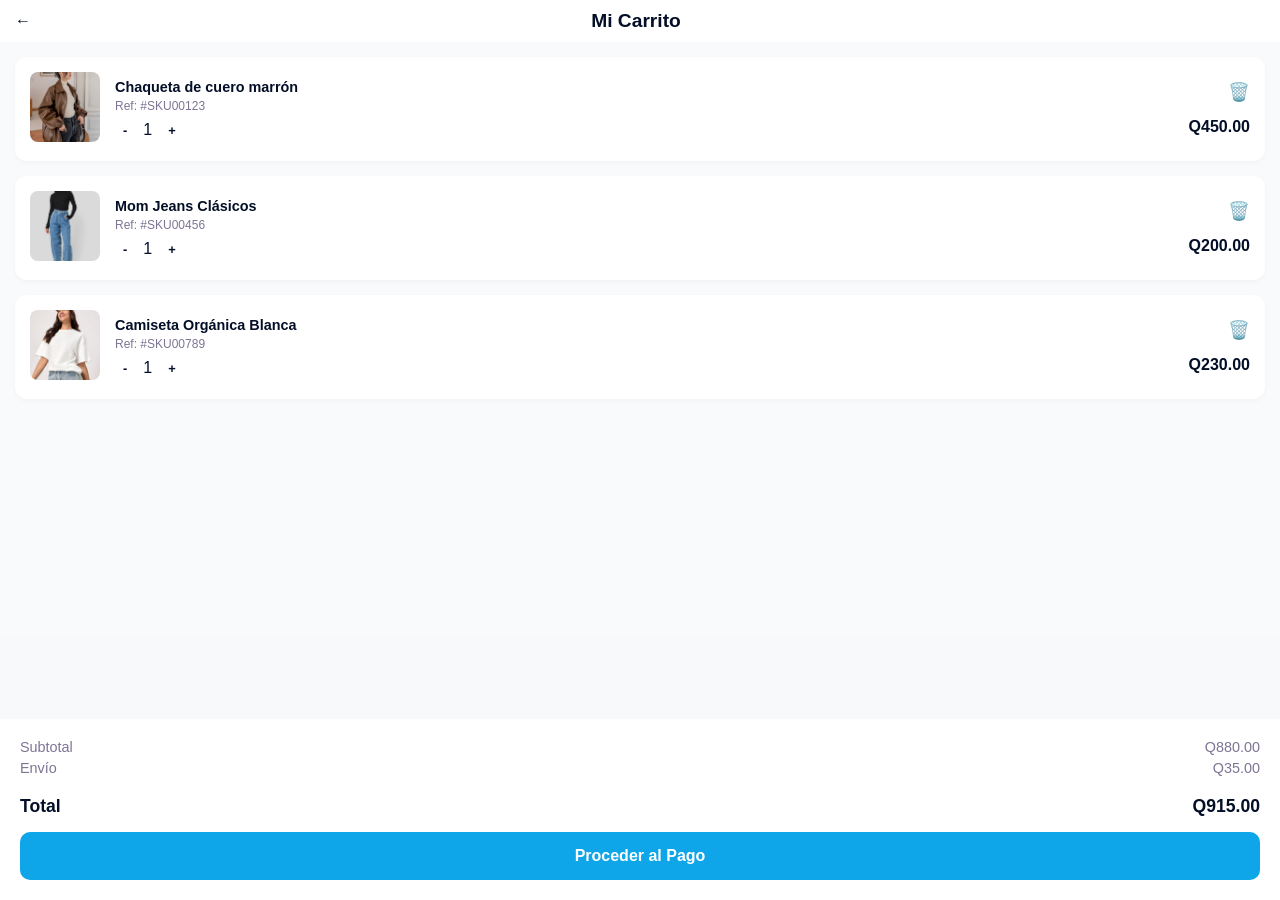
<file: carrito.html>
<!DOCTYPE html>
<html lang="es">
<head>
    <meta charset="UTF-8">
    <meta name="viewport" content="width=device-width, initial-scale=1.0">
    <title>EliShop - Mi Carrito</title>
    <link rel="stylesheet" href="css/base.css">
    <link rel="stylesheet" href="css/components.css">
    <link rel="stylesheet" href="css/layout.css">
</head>
<body class="cuerpo-gris">

    <input type="checkbox" id="check-chaqueta" class="hash-check" checked>
    <input type="checkbox" id="check-momjeans" class="hash-check" checked>
    <input type="checkbox" id="check-camiseta" class="hash-check" checked>
    <input type="checkbox" id="check-abr-negro" class="hash-check">
    <input type="checkbox" id="check-sin-manga" class="hash-check">
    <input type="checkbox" id="check-tres-cuartos" class="hash-check">
    <input type="checkbox" id="check-campana" class="hash-check">
    <input type="checkbox" id="check-piel" class="hash-check">

    <header class="barra_superior_catalogo" style="background:var(--blanco); border-bottom:1px solid var(--borde);">
        <div class="header_top">
            <a href="producto.html" class="icono_accion" style="text-decoration:none; color:var(--navy);">←</a>
            <h1 class="titulo_centro" style="color:var(--navy); font-size: 1.2rem;">Mi Carrito</h1>
            <div style="width:24px;"></div> 
        </div>
    </header>

    <main class="contenedor-carrito">
        
        <div class="carrito-vacio-state">
            <div class="icono-vacio-texto">
                <span>🛒🚫</span>
            </div>
            <h2>Tu carrito está vacío :(</h2>
            <p>Parece que aún no has añadido nada.<br>¡Explora nuestros productos!</p>
            <a href="catalogo.html" class="btn-celeste-pago" style="margin-top: 20px; text-decoration: none;">Explorar Catálogo</a>
        </div>

        <article id="item-chaqueta" class="carrito-item">
            <div class="carrito-item-img">
                <img src="img/chaqueta.jpg" alt="Chaqueta">
            </div>
            <div class="carrito-item-info">
                <h3>Chaqueta de cuero marrón</h3>
                <p>Ref: #SKU00123</p>
                <div class="selector-cantidad-mini">
                    <span class="btn-qty">-</span>
                    <span class="cant-numero">1</span>
                    <span class="btn-qty">+</span>
                </div>
            </div>
            <div class="carrito-item-accion">
                <label for="check-chaqueta" class="btn-eliminar-item">🗑️</label>
                <span class="carrito-item-precio">Q450.00</span>
            </div>
        </article>

        <article id="item-momjeans" class="carrito-item">
            <div class="carrito-item-img">
                <img src="img/momjeans1.jpg" alt="Mom Jeans">
            </div>
            <div class="carrito-item-info">
                <h3>Mom Jeans Clásicos</h3>
                <p>Ref: #SKU00456</p>
                <div class="selector-cantidad-mini">
                    <span class="btn-qty">-</span>
                    <span class="cant-numero">1</span>
                    <span class="btn-qty">+</span>
                </div>
            </div>
            <div class="carrito-item-accion">
                <label for="check-momjeans" class="btn-eliminar-item">🗑️</label>
                <span class="carrito-item-precio">Q200.00</span>
            </div>
        </article>

        <article id="item-camiseta" class="carrito-item">
            <div class="carrito-item-img">
                <img src="img/camiseta.jpg" alt="Camiseta">
            </div>
            <div class="carrito-item-info">
                <h3>Camiseta Orgánica Blanca</h3>
                <p>Ref: #SKU00789</p>
                <div class="selector-cantidad-mini">
                    <span class="btn-qty">-</span>
                    <span class="cant-numero">1</span>
                    <span class="btn-qty">+</span>
                </div>
            </div>
            <div class="carrito-item-accion">
                <label for="check-camiseta" class="btn-eliminar-item">🗑️</label>
                <span class="carrito-item-precio">Q230.00</span>
            </div>
        </article>

    </main>

    <div class="carrito-total-fijo">
        <div class="fila-total">
            <span>Subtotal</span>
            <span>Q880.00</span>
        </div>
        <div class="fila-total">
            <span>Envío</span>
            <span>Q35.00</span>
        </div>
        <div class="fila-total principal">
            <span>Total</span>
            <span>Q915.00</span>
        </div>
        <a href="checkout.html" class="btn-celeste-pago">Proceder al Pago</a>
    </div>

</body>
</html>
</file>
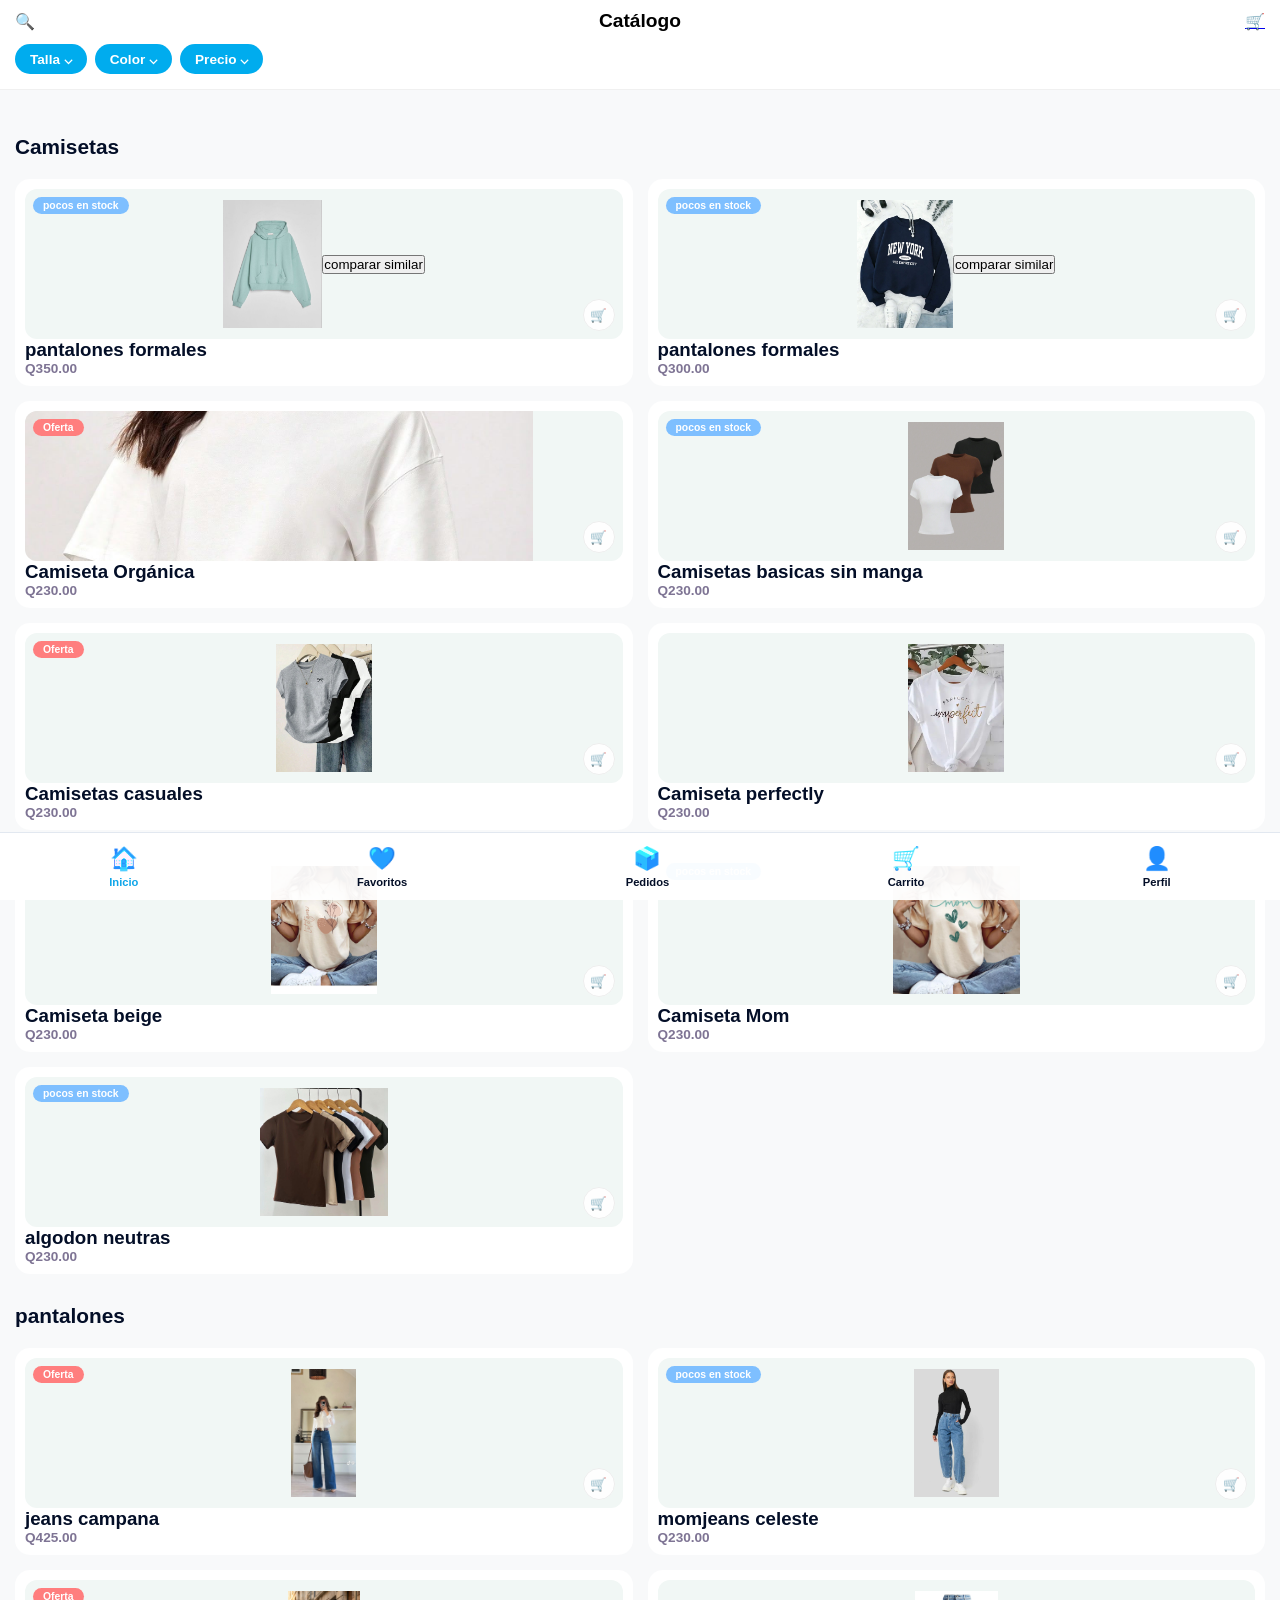
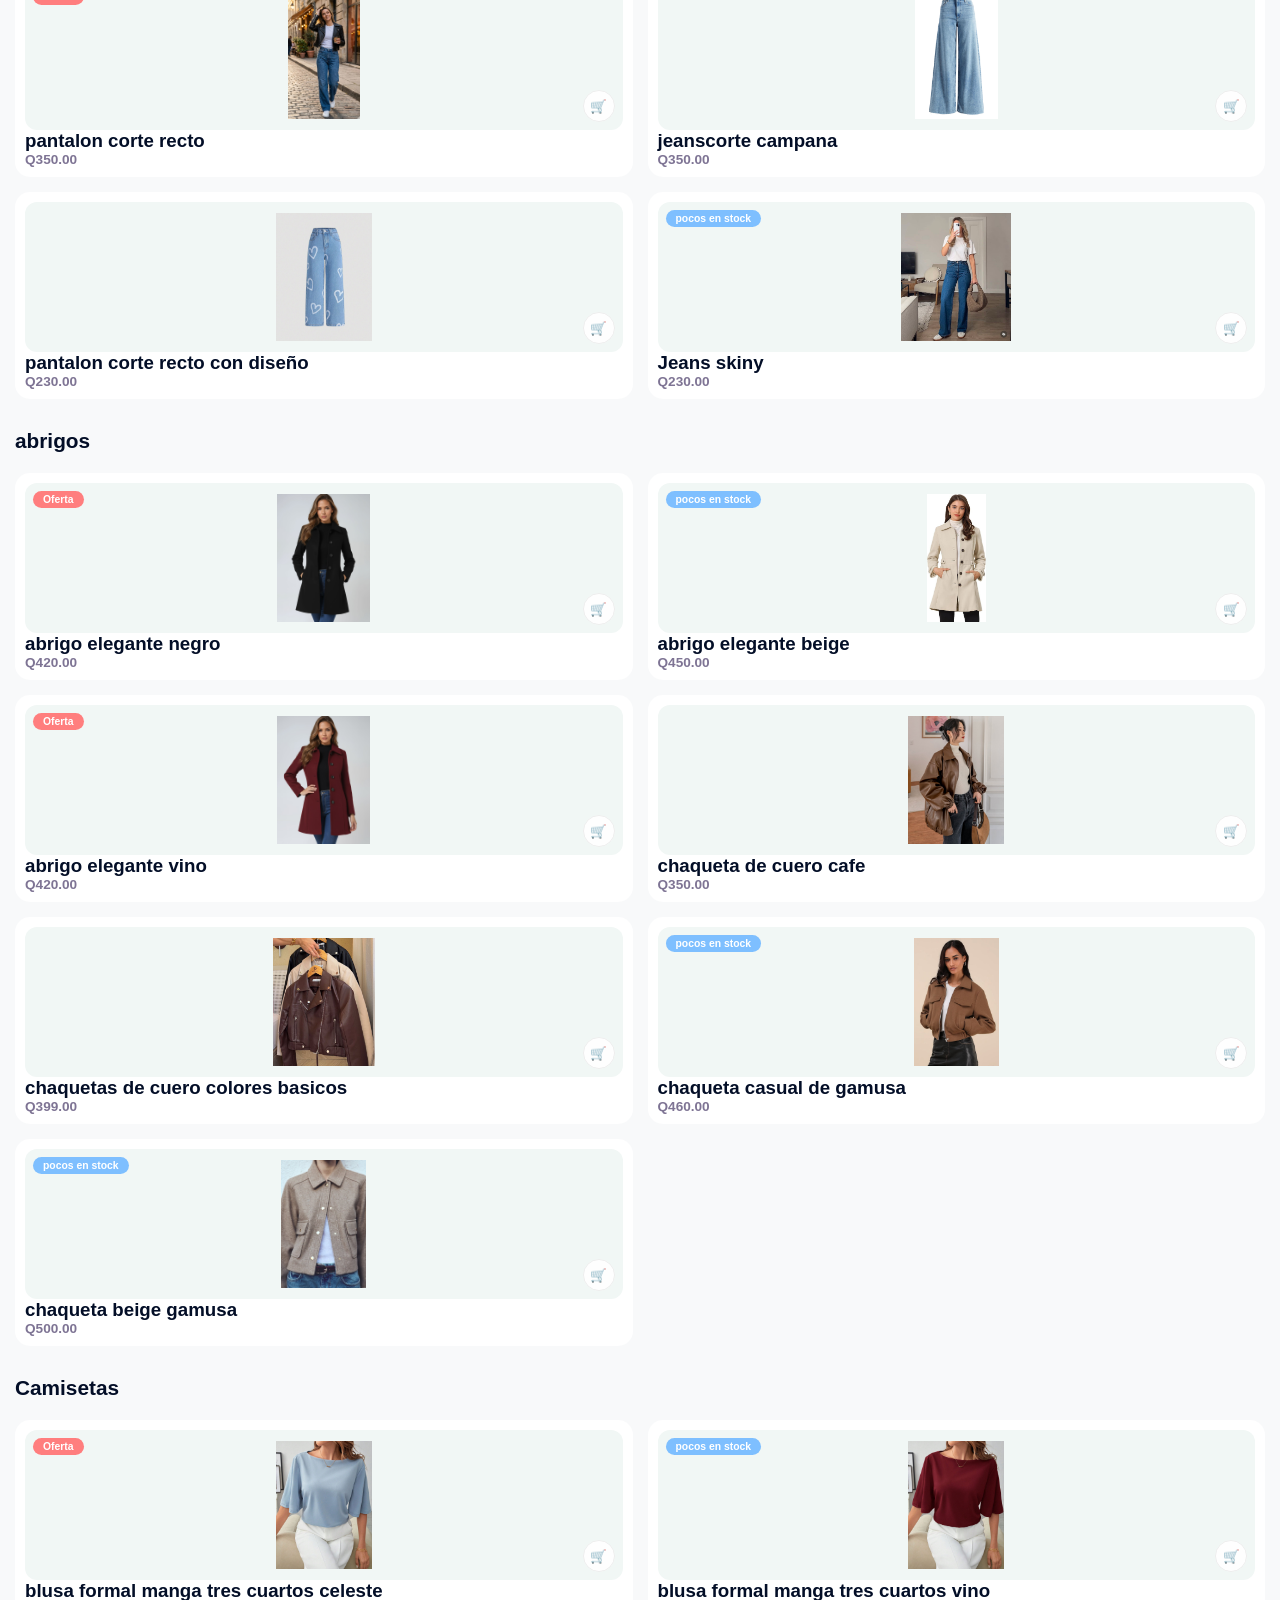
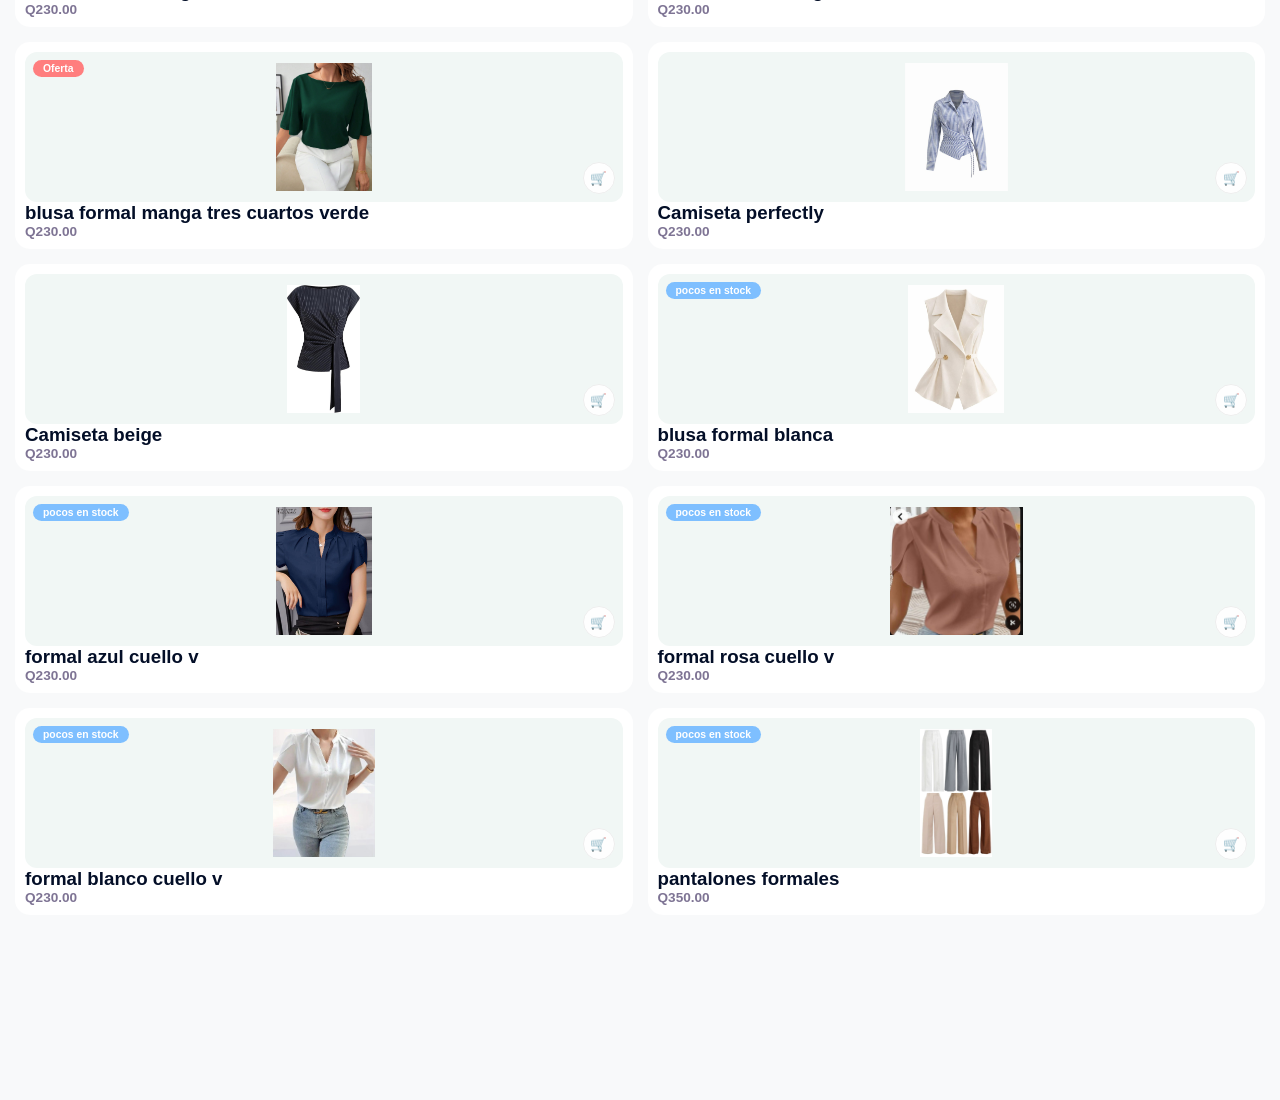
<file: catalogo.html>
<!DOCTYPE html>
<html lang="es">
<head>
    <meta charset="UTF-8">
    <meta name="viewport" content="width=device-width, initial-scale=1.0">
    <title>EliShop - Catálogo</title>
    <link rel="stylesheet" href="css/base.css">
    <link rel="stylesheet" href="css/components.css">
    <link rel="stylesheet" href="css/layout.css">
</head>
<body class="cuerpo-gris">

    <input type="checkbox" id="checkBusqueda" class="oculto">

    <header class="barra_superior_catalogo">
        <div class="header_top">
            <label for="checkBusqueda" class="icono_accion">🔍</label>
            
            <h1 class="titulo_centro">Catálogo</h1>
            
            <a href="vacio.html" class="icono_accion">🛒</a>
        </div>
    
        <div class="contenedor-buscador">
            <input type="text" placeholder="¿Qué prenda buscas?" class="input-busqueda-real">
        </div>
    
        <div class="contenedor_filtros">
            <button class="filtro_pill activo">Talla ⌵</button>
            <button class="filtro_pill">Color ⌵</button>
            <button class="filtro_pill">Precio ⌵</button>
        </div>
    </header>

    <main class="contenedor_principal">
        <section id="camisetas" class="seccion-catalogo">
            <h2 class="titulo-categoria">Camisetas</h2>
            <div class="bloque_productos_doble">

                <article class="tarjeta_compacta">
                    <div class="imagen_contenedor">
                        <span class="etiqueta stock">pocos en stock</span>
                        <img src="img/sudaderaclasic.jpg" alt="sudadera1">
                        <button class="boton_carrito_circular">🛒</button>
                        <a href="comparación.html">
                            <button class="boton_ver-similar"> comparar similar</button>
                        </a>
                    </div>
                    <div class="info_producto">
                        <h3>pantalones formales</h3>
                        <p class="precio_app">Q350.00</p>
                    </div>
                </article>

                <article class="tarjeta_compacta">
                    <div class="imagen_contenedor">
                        <span class="etiqueta stock">pocos en stock</span>
                        <img src="img/sudaderapro" alt="check-sudadera2">
                        <button class="boton_carrito_circular">🛒</button>
                        <a href="comparación.html">
                            <button class="boton_ver-similar"> comparar similar</button>
                        </a>
                    </div>
                    <div class="info_producto">
                        <h3>pantalones formales</h3>
                        <p class="precio_app">Q300.00</p>
                    </div>
                </article>

                <article class="tarjeta_compacta">
                    <div class="imagen_contenedor">
                        <span class="etiqueta oferta">Oferta</span>
                        <a href="producto.html#cam-blanca">
                            <img src="img/camiseta.jpg" alt="Camiseta"></a>
                        
                        <button class="boton_carrito_circular">🛒</button>
                    </div>
                    <div class="info_producto">
                        <h3>Camiseta Orgánica</h3>
                        <p class="precio_app">Q230.00</p>
                    </div>
                </article>

                <article class="tarjeta_compacta">
                    <div class="imagen_contenedor">
                        <span class="etiqueta stock">pocos en stock</span>
                        <img src="img/basicas sin manga.jpg" alt="Camiseta">
                        <button class="boton_carrito_circular">🛒</button>
                    </div>
                    <div class="info_producto">
                        <h3>Camisetas basicas sin manga</h3>
                        <p class="precio_app">Q230.00</p>
                    </div>
                </article>

                <article class="tarjeta_compacta">
                    <div class="imagen_contenedor">
                        <span class="etiqueta oferta">Oferta</span>
                        <img src="img/camisetascasuales.jpg" alt="Camiseta">
                        <button class="boton_carrito_circular">🛒</button>
                    </div>
                    <div class="info_producto">
                        <h3>Camisetas casuales</h3>
                        <p class="precio_app">Q230.00</p>
                    </div>
                </article>

                <article class="tarjeta_compacta">
                    <div class="imagen_contenedor">
                        <img src="img/con diseño 2.jpg" alt="Camiseta">
                        <button class="boton_carrito_circular">🛒</button>
                    </div>
                    <div class="info_producto">
                        <h3>Camiseta perfectly</h3>
                        <p class="precio_app">Q230.00</p>
                    </div>
                </article>

                <article class="tarjeta_compacta">
                    <div class="imagen_contenedor">
                        <img src="img/con diseño.jpg" alt="Camiseta">
                        <button class="boton_carrito_circular">🛒</button>
                    </div>
                    <div class="info_producto">
                        <h3>Camiseta beige</h3>
                        <p class="precio_app">Q230.00</p>
                    </div>
                </article>

                <article class="tarjeta_compacta">
                    <div class="imagen_contenedor">
                        <span class="etiqueta stock">pocos en stock</span>
                        <img src="img/condiseño3.jpg" alt="Camiseta">
                        <button class="boton_carrito_circular">🛒</button>
                    </div>
                    <div class="info_producto">
                        <h3>Camiseta Mom</h3>
                        <p class="precio_app">Q230.00</p>
                    </div>
                </article>

                <article class="tarjeta_compacta">
                    <div class="imagen_contenedor">
                        <span class="etiqueta stock">pocos en stock</span>
                        <img src="img/lisasneutras.jpg" alt="Camiseta">
                        <button class="boton_carrito_circular">🛒</button>
                    </div>
                    <div class="info_producto">
                        <h3>algodon neutras</h3>
                        <p class="precio_app">Q230.00</p>
                    </div>
                </article>

                </div>
        </section>



        <section id="pantalones" class="seccion-catalogo">
            <h2 class="titulo-categoria">pantalones</h2>
            <div class="bloque_productos_doble">

                <article class="tarjeta_compacta">
                    <div class="imagen_contenedor">
                        <span class="etiqueta oferta">Oferta</span>
                        <img src="img/pantalon1.jpg" alt="pantalon1">
                        <button class="boton_carrito_circular">🛒</button>
                    </div>
                    <div class="info_producto">
                        <h3>jeans campana</h3>
                        <p class="precio_app">Q425.00</p>
                    </div>
                </article>

                <article class="tarjeta_compacta">
                    <div class="imagen_contenedor">
                        <span class="etiqueta stock">pocos en stock</span>
                        <img src="img/momjeans1.jpg" alt="pantalon2">
                        <button class="boton_carrito_circular">🛒</button>
                    </div>
                    <div class="info_producto">
                        <h3>momjeans celeste</h3>
                        <p class="precio_app">Q230.00</p>
                    </div>
                </article>

                <article class="tarjeta_compacta">
                    <div class="imagen_contenedor">
                        <span class="etiqueta oferta">Oferta</span>
                        <img src="img/corte recto3.jpg" alt="pantalon3">
                        <button class="boton_carrito_circular">🛒</button>
                    </div>
                    <div class="info_producto">
                        <h3>pantalon corte recto</h3>
                        <p class="precio_app">Q350.00</p>
                    </div>
                </article>

                <article class="tarjeta_compacta">
                    <div class="imagen_contenedor">
                        <img src="img/corterecto.jpg" alt="pantalon4">
                        <button class="boton_carrito_circular">🛒</button>
                    </div>
                    <div class="info_producto">
                        <h3>jeanscorte campana</h3>
                        <p class="precio_app">Q350.00</p>
                    </div>
                </article>

                <article class="tarjeta_compacta">
                    <div class="imagen_contenedor">
                        <img src="img/corterecto2.jpg" alt="pantalon5">
                        <button class="boton_carrito_circular">🛒</button>
                    </div>
                    <div class="info_producto">
                        <h3>pantalon corte recto con diseño</h3>
                        <p class="precio_app">Q230.00</p>
                    </div>
                </article>

                <article class="tarjeta_compacta">
                    <div class="imagen_contenedor">
                        <span class="etiqueta stock">pocos en stock</span>
                        <img src="img/corterecto4.jpg" alt="pantalon6">
                        <button class="boton_carrito_circular">🛒</button>
                    </div>
                    <div class="info_producto">
                        <h3>Jeans skiny</h3>
                        <p class="precio_app">Q230.00</p>
                    </div>
                </article>
                </div>
        </section>



        <section id="abrigos" class="seccion-catalogo">
            <h2 class="titulo-categoria">abrigos</h2>
            <div class="bloque_productos_doble">

                <article class="tarjeta_compacta">
                    <div class="imagen_contenedor">
                        <span class="etiqueta oferta">Oferta</span>
                        <img src="img/abrigo negro.jpg" alt="abrigo1">
                        <button class="boton_carrito_circular">🛒</button>
                    </div>
                    <div class="info_producto">
                        <h3>abrigo elegante negro</h3>
                        <p class="precio_app">Q420.00</p>
                    </div>
                </article>

                <article class="tarjeta_compacta">
                    <div class="imagen_contenedor">
                        <span class="etiqueta stock">pocos en stock</span>
                        <img src="img/abrigo.jpg" alt="abrigo2">
                        <button class="boton_carrito_circular">🛒</button>
                    </div>
                    <div class="info_producto">
                        <h3>abrigo elegante beige</h3>
                        <p class="precio_app">Q450.00</p>
                    </div>
                </article>

                <article class="tarjeta_compacta">
                    <div class="imagen_contenedor">
                        <span class="etiqueta oferta">Oferta</span>
                        <img src="img/abrigocolorvino.jpg" alt="abrigo3">
                        <button class="boton_carrito_circular">🛒</button>
                    </div>
                    <div class="info_producto">
                        <h3>abrigo elegante vino</h3>
                        <p class="precio_app">Q420.00</p>
                    </div>
                </article>

                <article class="tarjeta_compacta">
                    <div class="imagen_contenedor">
                        <img src="img/chaqueta.jpg" alt="abrigo4">
                        <button class="boton_carrito_circular">🛒</button>
                    </div>
                    <div class="info_producto">
                        <h3>chaqueta de cuero cafe</h3>
                        <p class="precio_app">Q350.00</p>
                    </div>
                </article>

                <article class="tarjeta_compacta">
                    <div class="imagen_contenedor">
                        <img src="img/chaquetasneutrascuero.jpg" alt="abrigo5">
                        <button class="boton_carrito_circular">🛒</button>
                    </div>
                    <div class="info_producto">
                        <h3>chaquetas de cuero colores basicos</h3>
                        <p class="precio_app">Q399.00</p>
                    </div>
                </article>

                <article class="tarjeta_compacta">
                    <div class="imagen_contenedor">
                        <span class="etiqueta stock">pocos en stock</span>
                        <img src="img/CHAQUETA CASUAL.jpg" alt="abrigo6">
                        <button class="boton_carrito_circular">🛒</button>
                    </div>
                    <div class="info_producto">
                        <h3>chaqueta casual de gamusa</h3>
                        <p class="precio_app">Q460.00</p>
                    </div>
                </article>

                <article class="tarjeta_compacta">
                    <div class="imagen_contenedor">
                        <span class="etiqueta stock">pocos en stock</span>
                        <img src="img/CASUALCHAQUETA.jpg" alt="abrigo7">
                        <button class="boton_carrito_circular">🛒</button>
                    </div>
                    <div class="info_producto">
                        <h3>chaqueta beige gamusa</h3>
                        <p class="precio_app">Q500.00</p>
                    </div>
                </article>

                </div>
        </section>



        <section id="Ropa formal" class="seccion-catalogo">
            <h2 class="titulo-categoria">Camisetas</h2>
            <div class="bloque_productos_doble">

                <article class="tarjeta_compacta">
                    <div class="imagen_contenedor">
                        <span class="etiqueta oferta">Oferta</span>
                        <img src="img/trecuartosceleste.jpg" alt="blusa1">
                        <button class="boton_carrito_circular">🛒</button>
                    </div>
                    <div class="info_producto">
                        <h3>blusa formal manga tres cuartos celeste</h3>
                        <p class="precio_app">Q230.00</p>
                    </div>
                </article>

                <article class="tarjeta_compacta">
                    <div class="imagen_contenedor">
                        <span class="etiqueta stock">pocos en stock</span>
                        <img src="img/trecuartosvino.jpg" alt="blusa2">
                        <button class="boton_carrito_circular">🛒</button>
                    </div>
                    <div class="info_producto">
                        <h3>blusa formal manga tres cuartos vino</h3>
                        <p class="precio_app">Q230.00</p>
                    </div>
                </article>

                <article class="tarjeta_compacta">
                    <div class="imagen_contenedor">
                        <span class="etiqueta oferta">Oferta</span>
                        <img src="img/trescuartosverde.jpg" alt="blusa3">
                        <button class="boton_carrito_circular">🛒</button>
                    </div>
                    <div class="info_producto">
                        <h3>blusa formal manga tres cuartos verde</h3>
                        <p class="precio_app">Q230.00</p>
                    </div>
                </article>

                <article class="tarjeta_compacta">
                    <div class="imagen_contenedor">
                        <img src="img/semiformal.jpg" alt="blusa4">
                        <button class="boton_carrito_circular">🛒</button>
                    </div>
                    <div class="info_producto">
                        <h3>Camiseta perfectly</h3>
                        <p class="precio_app">Q230.00</p>
                    </div>
                </article>

                <article class="tarjeta_compacta">
                    <div class="imagen_contenedor">
                        <img src="img/semiformal2.jpg" alt="blusa5">
                        <button class="boton_carrito_circular">🛒</button>
                    </div>
                    <div class="info_producto">
                        <h3>Camiseta beige</h3>
                        <p class="precio_app">Q230.00</p>
                    </div>
                </article>

                <article class="tarjeta_compacta">
                    <div class="imagen_contenedor">
                        <span class="etiqueta stock">pocos en stock</span>
                        <img src="img/blformalblanca1.jpg" alt="blusa6">
                        <button class="boton_carrito_circular">🛒</button>
                    </div>
                    <div class="info_producto">
                        <h3>blusa formal blanca</h3>
                        <p class="precio_app">Q230.00</p>
                    </div>
                </article>

                <article class="tarjeta_compacta">
                    <div class="imagen_contenedor">
                        <span class="etiqueta stock">pocos en stock</span>
                        <img src="img/cuellovnavy.jpg" alt="blusa7">
                        <button class="boton_carrito_circular">🛒</button>
                    </div>
                    <div class="info_producto">
                        <h3>formal azul cuello v</h3>
                        <p class="precio_app">Q230.00</p>
                    </div>
                </article>

                <article class="tarjeta_compacta">
                    <div class="imagen_contenedor">
                        <span class="etiqueta stock">pocos en stock</span>
                        <img src="img/cuellovrosa.jpg" alt="blusa7">
                        <button class="boton_carrito_circular">🛒</button>
                    </div>
                    <div class="info_producto">
                        <h3>formal rosa cuello v</h3>
                        <p class="precio_app">Q230.00</p>
                    </div>
                </article>

                <article class="tarjeta_compacta">
                    <div class="imagen_contenedor">
                        <span class="etiqueta stock">pocos en stock</span>
                        <img src="img/cuellovblanco.jpg" alt="blusa8">
                        <button class="boton_carrito_circular">🛒</button>
                    </div>
                    <div class="info_producto">
                        <h3>formal blanco cuello v</h3>
                        <p class="precio_app">Q230.00</p>
                    </div>
                </article>

                <article class="tarjeta_compacta">
                    <div class="imagen_contenedor">
                        <span class="etiqueta stock">pocos en stock</span>
                        <img src="img/pantalonesformales.jpg" alt="pantalones formales">
                        <button class="boton_carrito_circular">🛒</button>
                    </div>
                    <div class="info_producto">
                        <h3>pantalones formales</h3>
                        <p class="precio_app">Q350.00</p>
                    </div>
                </article>

                </div>
        </section>

        </main>

        <nav class="barra-inferior">
        <a href="index.html" class="icono-nav activo">
            <i>🏠</i>
            <span>Inicio</span>
        </a> 
        <a href="favoritos.html" class="icono-nav">
            <i>❤️</i>
            <span>Favoritos</span>
        </a>
        <a href="historial.html" class="icono-nav">
            <i>📦</i>
            <span>Pedidos</span>
        </a> 
        <a href="carrito.html" class="icono-nav">
            <i>🛒</i>
            <span>Carrito</span>
        </a> 
        <a href="perfil.html" class="icono-nav">
            <i>👤</i>
            <span>Perfil</span>
        </a>
    </nav>
</body>
</html>
</file>
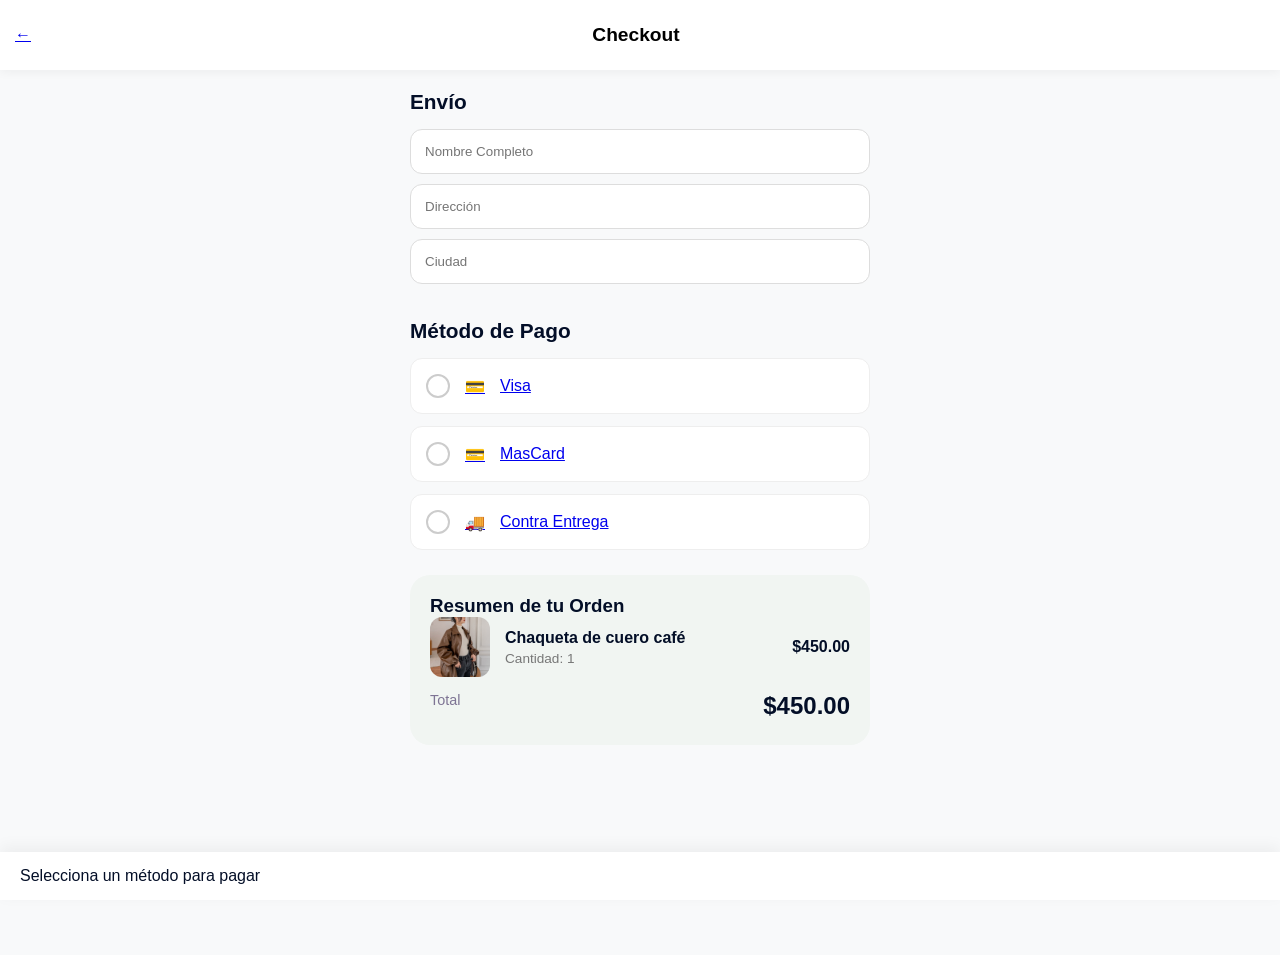
<file: checkout.html>
<!DOCTYPE html>
<html lang="es">
<head>
    <meta charset="UTF-8">
    <meta name="viewport" content="width=device-width, initial-scale=1.0">
    <title>EliShop - Checkout</title>
    <link rel="stylesheet" href="css/base.css">
    <link rel="stylesheet" href="css/components.css">
    <link rel="stylesheet" href="css/layout.css">
</head>
<body class="cuerpo-gris">

    <header class="barra_superior">
        <div class="header_top">
            <a href="carrito.html" class="icono_accion">←</a>
            <h1 class="titulo_centro">Checkout</h1>
            <div style="width:24px;"></div> 
        </div>
    </header>

    <main class="contenedor-checkout">
        <section class="seccion-checkout">
            <h2 class="titulo-checkout">Envío</h2>
            <input type="text" placeholder="Nombre Completo" class="input-checkout">
            <input type="text" placeholder="Dirección" class="input-checkout">
            <input type="text" placeholder="Ciudad" class="input-checkout">
        </section>

        <section class="seccion-checkout">
            <h2 class="titulo-checkout">Método de Pago</h2>
            <div class="lista-metodos-pago">
                
                <a href="formtarjeta.html" class="tarjeta-pago-fila">
                    <div class="circulo-selector"></div>
                    <span class="icono-pago">💳</span>
                    <span class="nombre-pago">Visa</span>
                </a>

                <a href="formtarjeta.html" class="tarjeta-pago-fila">
                    <div class="circulo-selector"></div>
                    <span class="icono-pago">💳</span>
                    <span class="nombre-pago">MasCard</span>
                </a>

                <a href="exitoso.html" class="tarjeta-pago-fila">
                    <div class="circulo-selector"></div>
                    <span class="icono-pago">🚚</span>
                    <span class="nombre-pago">Contra Entrega</span>
                </a>
            </div>
        </section>

        <section class="resumen-checkout">
            <h3 class="titulo-resumen">Resumen de tu Orden</h3>
            <div class="fila-producto">
                <img src="img/chaqueta.jpg" alt="Producto" class="img-mini">
                <div class="info-producto">
                    <p class="txt-negrita">Chaqueta de cuero café</p>
                    <p class="txt-gris">Cantidad: 1</p>
                </div>
                <span class="txt-negrita">$450.00</span>
            </div>
            <div class="fila-total">
                <span class="total-label">Total</span>
                <span class="total-monto">$450.00</span>
            </div>
        </section>

        <div class="contenedor-boton-fijo">
            <p class="txt-ayuda">Selecciona un método para pagar</p>
        </div>
    </main>
</body>
</html>
</file>
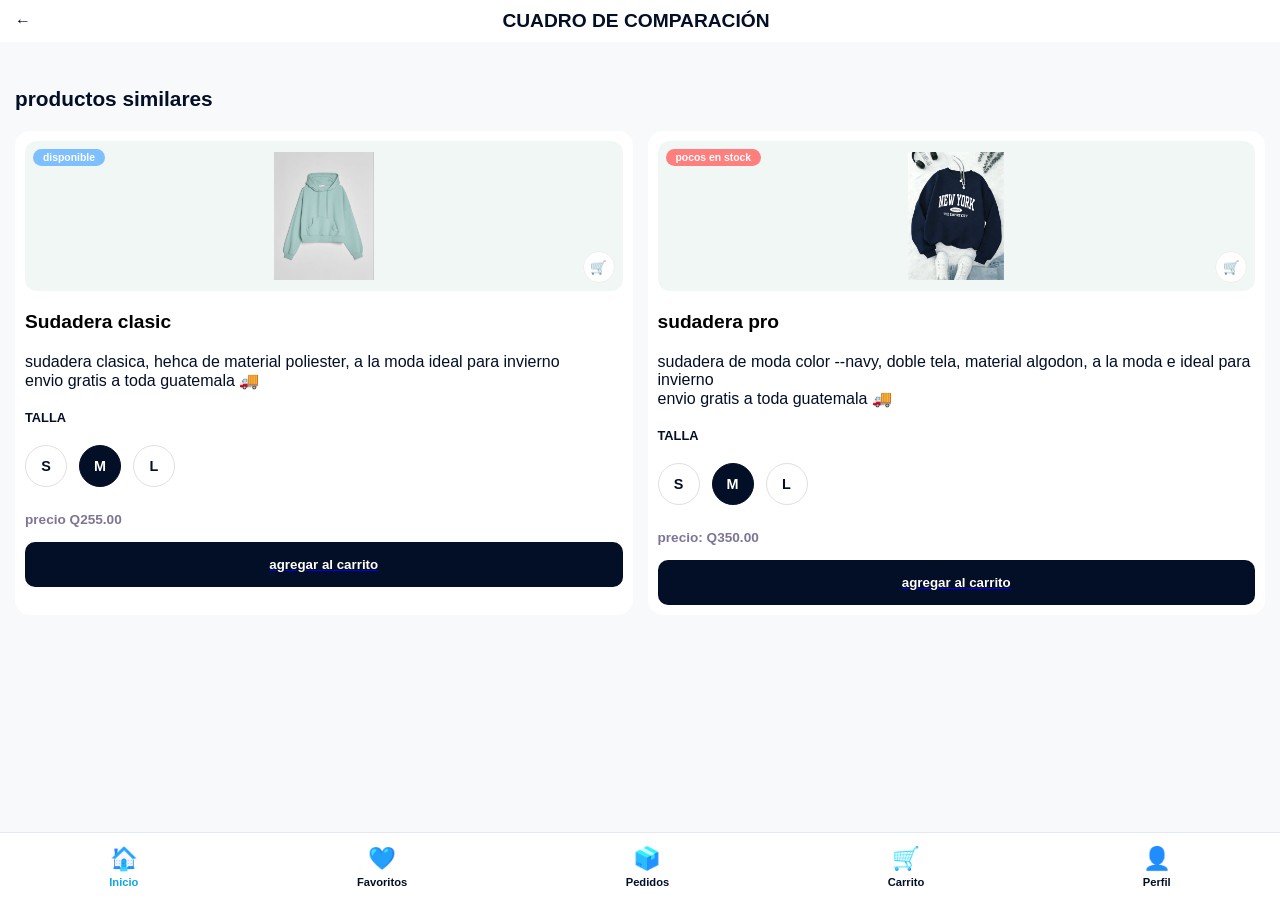
<file: comparación.html>
<!DOCTYPE html>
<html lang="es">
<head>
    <meta charset="UTF-8">
    <meta name="viewport" content="width=device-width, initial-scale=1.0">
    <title>EliShop - Catálogo</title>
    <link rel="stylesheet" href="css/base.css">
    <link rel="stylesheet" href="css/components.css">
    <link rel="stylesheet" href="css/layout.css">
</head>
<body class="cuerpo-gris">

    <header class="barra_superior_catalogo" style="background:var(--blanco); border-bottom:1px solid var(--borde);">
        <div class="header_top">
            <a href="catalogo.html" class="icono_accion" style="text-decoration:none; color:var(--navy);">←</a>
            <h1 class="titulo_centro" style="color:var(--navy); font-size: 1.2rem;">CUADRO DE COMPARACIÓN</h1>
            <div style="width:24px;"></div> 
        </div>
    </header>

    <main class="contenedor_comparación">
        <section id="camisetas" class="seccion-catalogo">
            <h2 class="titulo-categoria">productos similares</h2>
            <div class="grid-comparacion">

                <article class="tarjeta_compacta">
                    <div class="imagen_contenedor">
                        <span class="etiqueta stock">disponible</span>
                        <img src="img/sudaderaclasic.jpg" alt="sudadera1">
                        <button class="boton_carrito_circular">🛒</button>

                    </div>
                    <div class="info_productocomp">
                        <h3 class="titulo1">Sudadera clasic</h3>
                        <p class="material">sudadera clasica, hehca de material poliester, a la moda ideal para invierno </p> <span class="envio"> envio gratis a toda guatemala 🚚</span>
                            <div class="selector-tallascomp">
                                <p class="etiqueta-pequenacomp">Talla</p>
                                <div class="contenedor-botones-tallacomp">
                                    <button type="button" class="btn-talla">S</button>
                                    <button type="button" class="btn-talla activo">M</button>
                                    <button type="button" class="btn-talla">L</button>
                                </div>
                            
                        </div>
                        <p class="precio_app"> precio Q255.00</p>
                        <a href="carrito.html">
                            <button class="boton_compra"> agregar al carrito</button>
                        </a>
                    </div>
                </article>
                


                <article class="tarjeta_compacta">
                    <div class="imagen_contenedor">
                        <span class="etiqueta oferta">pocos en stock</span>
                        <img src="img/sudaderapro" alt="check-sudadera2">
                        <button class="boton_carrito_circular">🛒</button>
        
                    </div>
                    <div class="info_productocomp">
                        <h3 class="titulo2">sudadera pro</h3>
                        <p class="material">sudadera de moda color --navy, doble tela, material algodon, a la moda e ideal para invierno </p> <span class="envio"> envio gratis a toda guatemala 🚚</span>

                        <div class="selector-tallascomp">
                            <p class="etiqueta-pequenacomp">Talla</p>
                            <div class="contenedor-botones-tallacomp">
                                <button type="button" class="btn-talla">S</button>
                                <button type="button" class="btn-talla activo">M</button>
                                <button type="button" class="btn-talla">L</button>
                            </div>
                        </div>
                        <p class="precio_app">precio: Q350.00</p>
                        <a href="carrito.html">
                            <button class="boton_compra"> agregar al carrito</button>
                        </a>
                    </div>
                </article>

                </div>
        </section>

        </main>

        <nav class="barra-inferior">
        <a href="index.html" class="icono-nav activo">
            <i>🏠</i>
            <span>Inicio</span>
        </a> 
        <a href="favoritos.html" class="icono-nav">
            <i>❤️</i>
            <span>Favoritos</span>
        </a>
        <a href="historial.html" class="icono-nav">
            <i>📦</i>
            <span>Pedidos</span>
        </a> 
        <a href="carrito.html" class="icono-nav">
            <i>🛒</i>
            <span>Carrito</span>
        </a> 
        <a href="perfil.html" class="icono-nav">
            <i>👤</i>
            <span>Perfil</span>
        </a>
    </nav>
</body>
</html>
</file>
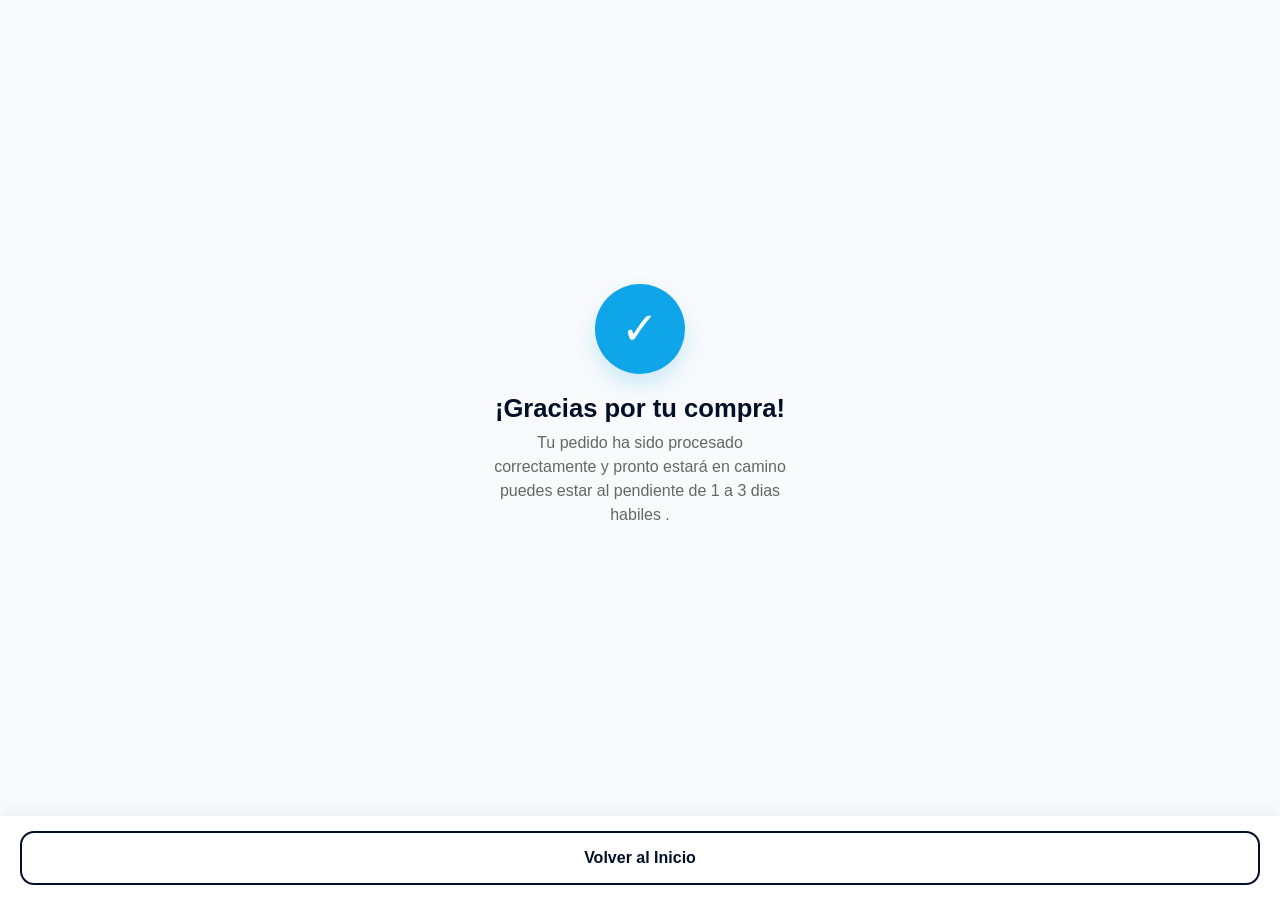
<file: exitoso.html>
<!DOCTYPE html>
<html lang="es">
<head>
    <meta charset="UTF-8">
    <meta name="viewport" content="width=device-width, initial-scale=1.0">
    <title>EliShop - Éxito</title>
    <link rel="stylesheet" href="css/base.css">
    <link rel="stylesheet" href="css/components.css">
    <link rel="stylesheet" href="css/layout.css">
</head>
<body class="cuerpo-blanco">

    <main class="contenedor-centrado-total">
        <div class="mensaje-exito">
            <div class="icono-check-grande">✓</div>
            <h1 class="titulo-exito">¡Gracias por tu compra!</h1>
            <p class="subtitulo-exito">Tu pedido ha sido procesado correctamente y pronto estará en camino puedes estar al pendiente de 1 a 3 dias habiles .</p>
        </div>

        <div class="contenedor-boton-fijo">
            <a href="index.html" class="btn-secundario-volver">Volver al Inicio</a>
        </div>
    </main>

</body>
</html>
</file>
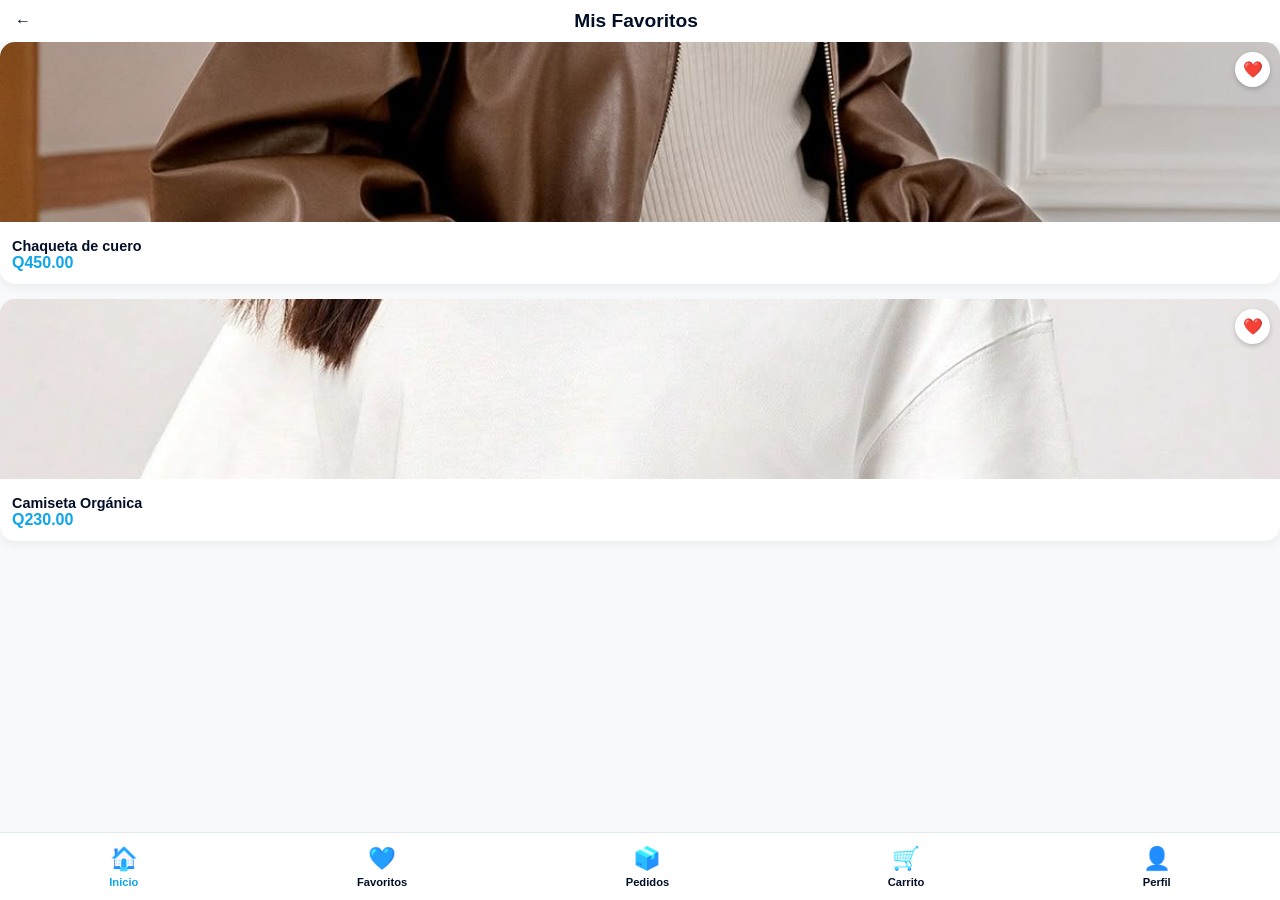
<file: favoritos.html>
<!DOCTYPE html>
<html lang="es">
<head>
    <meta charset="UTF-8">
    <meta name="viewport" content="width=device-width, initial-scale=1.0">
    <title>EliShop - Mis Favoritos</title>
    <link rel="stylesheet" href="css/base.css">
    <link rel="stylesheet" href="css/components.css">
    <link rel="stylesheet" href="css/layout.css">
</head>
<body class="cuerpo-gris">

    <input type="checkbox" id="fav-chaqueta" class="hash-check" checked>
    <input type="checkbox" id="fav-momjeans" class="hash-check">
    <input type="checkbox" id="fav-camiseta" class="hash-check" checked>

    <header class="barra_superior_catalogo" style="background:var(--blanco); border-bottom:1px solid var(--borde);">
        <div class="header_top">
            <a href="catalogo.html" class="icono_accion" style="text-decoration:none; color:var(--navy);">←</a>
            <h1 class="titulo_centro" style="color:var(--navy); font-size: 1.2rem;">Mis Favoritos</h1>
            <div style="width:24px;"></div> 
        </div>
    </header>

    <main class="contenedor-favoritos">
        
        <div class="favoritos-vacio-state">
            <div class="icono-vacio-texto">❤️‍🩹</div>
            <h2>Aún no tienes favoritos</h2>
            <p>Guarda los artículos que más te gusten para verlos aquí más tarde.</p>
            <a href="catalogo.html" class="btn-celeste-pago" style="margin-top: 20px; text-decoration: none;">Ir a el catalogo</a>
        </div>

        <div class="grid-favoritos">
            <article id="item-fav-chaqueta" class="tarjeta-favorito">
                <img src="img/chaqueta.jpg" alt="Chaqueta">
                <div class="info-fav">
                    <h3>Chaqueta de cuero</h3>
                    <span class="precio-fav">Q450.00</span>
                </div>
                <label for="fav-chaqueta" class="btn-quitar-fav">❤️</label>
            </article>

            <article id="item-fav-momjeans" class="tarjeta-favorito">
                <img src="img/momjeans1.jpg" alt="Mom Jeans">
                <div class="info-fav">
                    <h3>Mom Jeans</h3>
                    <span class="precio-fav">Q200.00</span>
                </div>
                <label for="fav-momjeans" class="btn-quitar-fav">❤️</label>
            </article>

            <article id="item-fav-camiseta" class="tarjeta-favorito">
                <img src="img/camiseta.jpg" alt="Camiseta">
                <div class="info-fav">
                    <h3>Camiseta Orgánica</h3>
                    <span class="precio-fav">Q230.00</span>
                </div>
                <label for="fav-camiseta" class="btn-quitar-fav">❤️</label>
            </article>
        </div>
    </main>

    <nav class="barra-inferior">
        <a href="index.html" class="icono-nav activo">
            <i>🏠</i>
            <span>Inicio</span>
        </a> 
        <a href="favoritos.html" class="icono-nav">
            <i>❤️</i>
            <span>Favoritos</span>
        </a>
        <a href="historial.html" class="icono-nav">
            <i>📦</i>
            <span>Pedidos</span>
        </a> 
        <a href="carrito.html" class="icono-nav">
            <i>🛒</i>
            <span>Carrito</span>
        </a> 
        <a href="perfil.html" class="icono-nav">
            <i>👤</i>
            <span>Perfil</span>
        </a>
    </nav>

</body>
</html>
</file>
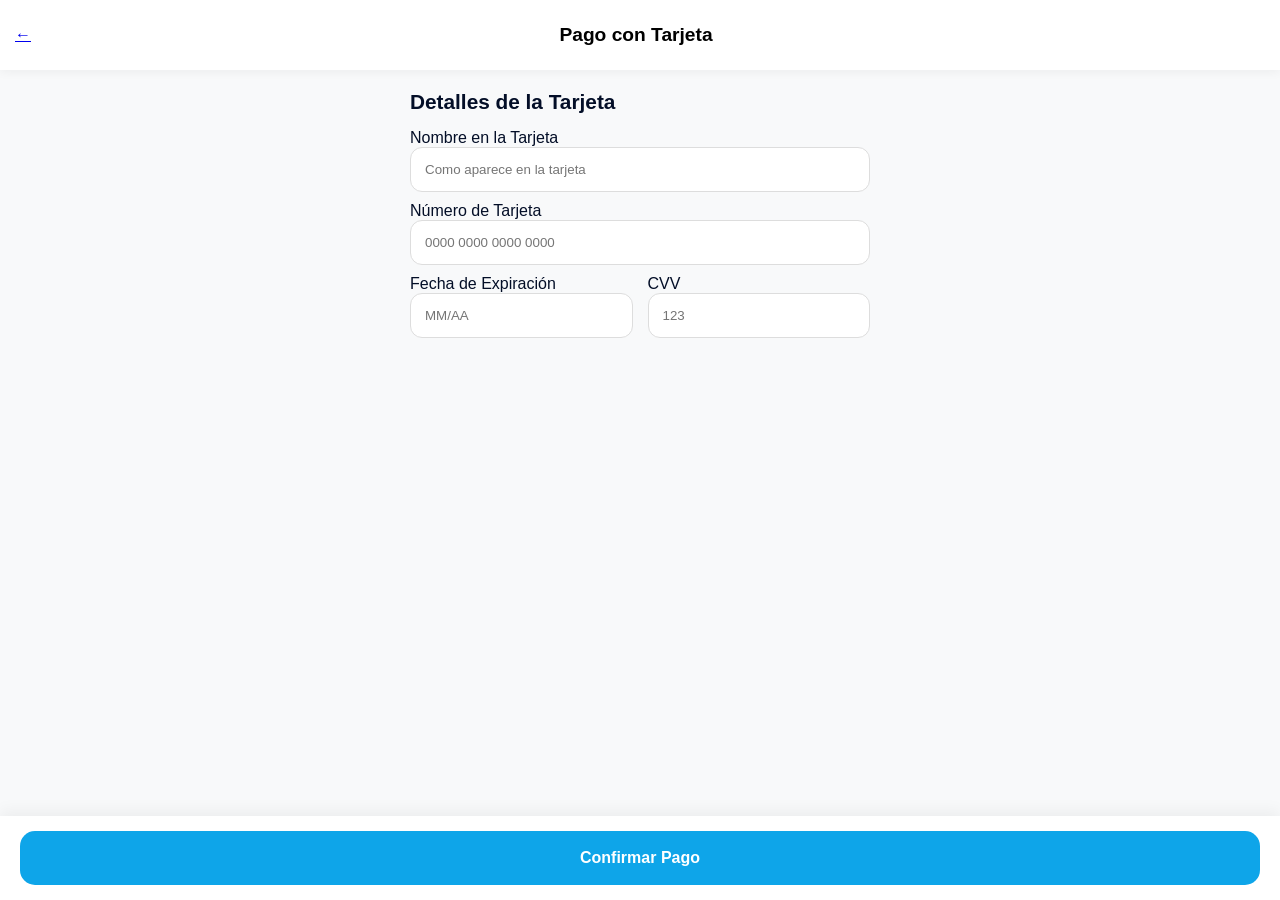
<file: formtarjeta.html>
<!DOCTYPE html>
<html lang="es">
<head>
    <meta charset="UTF-8">
    <meta name="viewport" content="width=device-width, initial-scale=1.0">
    <title>EliShop - Pago con Tarjeta</title>
    <link rel="stylesheet" href="css/base.css">
    <link rel="stylesheet" href="css/components.css">
    <link rel="stylesheet" href="css/layout.css">
</head>
<body class="cuerpo-gris">

    <header class="barra_superior">
        <div class="header_top">
            <a href="checkout.html" class="icono_accion">←</a>
            <h1 class="titulo_centro">Pago con Tarjeta</h1>
            <div style="width:24px;"></div> 
        </div>
    </header>

    <main class="contenedor-checkout">
        <section class="seccion-checkout">
            <h2 class="titulo-checkout">Detalles de la Tarjeta</h2>
            
            <div class="grupo-entrada">
                <label>Nombre en la Tarjeta</label>
                <input type="text" placeholder="Como aparece en la tarjeta" class="input-checkout">
            </div>

            <div class="grupo-entrada">
                <label>Número de Tarjeta</label>
                <input type="text" placeholder="0000 0000 0000 0000" class="input-checkout">
            </div>

            <div class="fila-doble">
                <div class="grupo-entrada">
                    <label>Fecha de Expiración</label>
                    <input type="text" placeholder="MM/AA" class="input-checkout">
                </div>
                <div class="grupo-entrada">
                    <label>CVV</label>
                    <input type="password" placeholder="123" class="input-checkout">
                </div>
            </div>
        </section>

        <div class="contenedor-boton-fijo">
            <a href="exitoso.html" class="btn-principal-pago">Confirmar Pago</a>
        </div>
    </main>

</body>
</html>
</file>
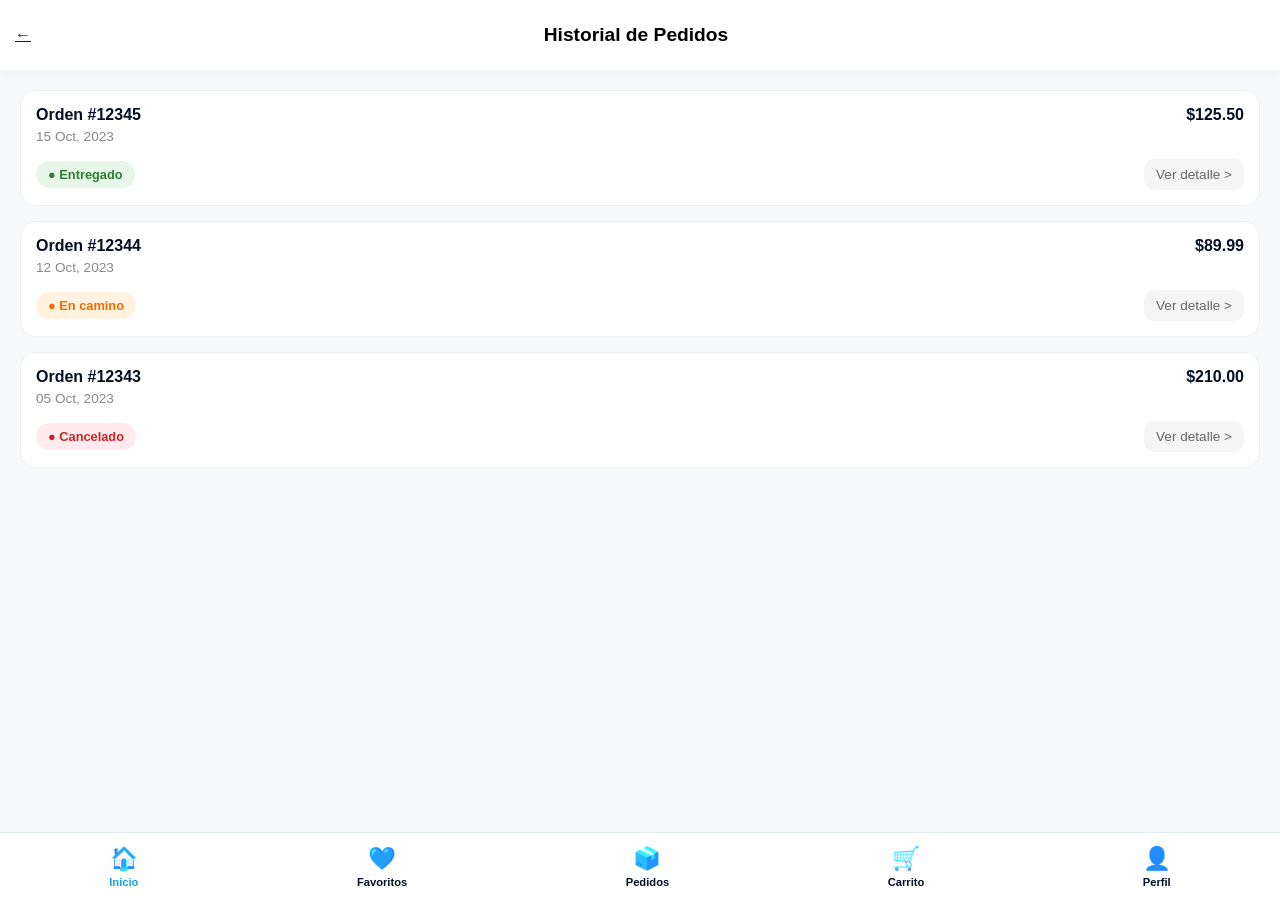
<file: historial.html>
<!DOCTYPE html>
<html lang="es">
<head>
    <meta charset="UTF-8">
    <meta name="viewport" content="width=device-width, initial-scale=1.0">
    <title>EliShop - Historial de Pedidos</title>
    <link rel="stylesheet" href="css/base.css">
    <link rel="stylesheet" href="css/components.css">
    <link rel="stylesheet" href="css/layout.css">
</head>
<body class="cuerpo-gris">

    <header class="barra_superior">
        <div class="header_top">
            <a href="perfil.html" class="icono_accion">←</a>
            <h1 class="titulo_centro">Historial de Pedidos</h1>
            <div style="width:24px;"></div> 
        </div>
    </header>

    <main class="contenedor-historial">
        <div class="tarjeta-orden">
            <div class="encabezado-orden">
                <span class="id-orden">Orden #12345</span>
                <span class="precio-orden">$125.50</span>
            </div>
            <p class="fecha-orden">15 Oct, 2023</p>
            <div class="pie-orden">
                <span class="estado tag-entregado">● Entregado</span>
                <a href="#" class="btn-detalle">Ver detalle ></a>
            </div>
        </div>

        <div class="tarjeta-orden">
            <div class="encabezado-orden">
                <span class="id-orden">Orden #12344</span>
                <span class="precio-orden">$89.99</span>
            </div>
            <p class="fecha-orden">12 Oct, 2023</p>
            <div class="pie-orden">
                <span class="estado tag-camino">● En camino</span>
                <a href="#" class="btn-detalle">Ver detalle ></a>
            </div>
        </div>

        <div class="tarjeta-orden">
            <div class="encabezado-orden">
                <span class="id-orden">Orden #12343</span>
                <span class="precio-orden">$210.00</span>
            </div>
            <p class="fecha-orden">05 Oct, 2023</p>
            <div class="pie-orden">
                <span class="estado tag-cancelado">● Cancelado</span>
                <a href="#" class="btn-detalle">Ver detalle ></a>
            </div>
        </div>
    </main>

    <nav class="barra-inferior">
        <a href="index.html" class="icono-nav activo">
            <i>🏠</i>
            <span>Inicio</span>
        </a> 
        <a href="favoritos.html" class="icono-nav">
            <i>❤️</i>
            <span>Favoritos</span>
        </a>
        <a href="historial.html" class="icono-nav">
            <i>📦</i>
            <span>Pedidos</span>
        </a> 
        <a href="carrito.html" class="icono-nav">
            <i>🛒</i>
            <span>Carrito</span>
        </a> 
        <a href="perfil.html" class="icono-nav">
            <i>👤</i>
            <span>Perfil</span>
        </a>
    </nav>
</body>
</html>
</file>
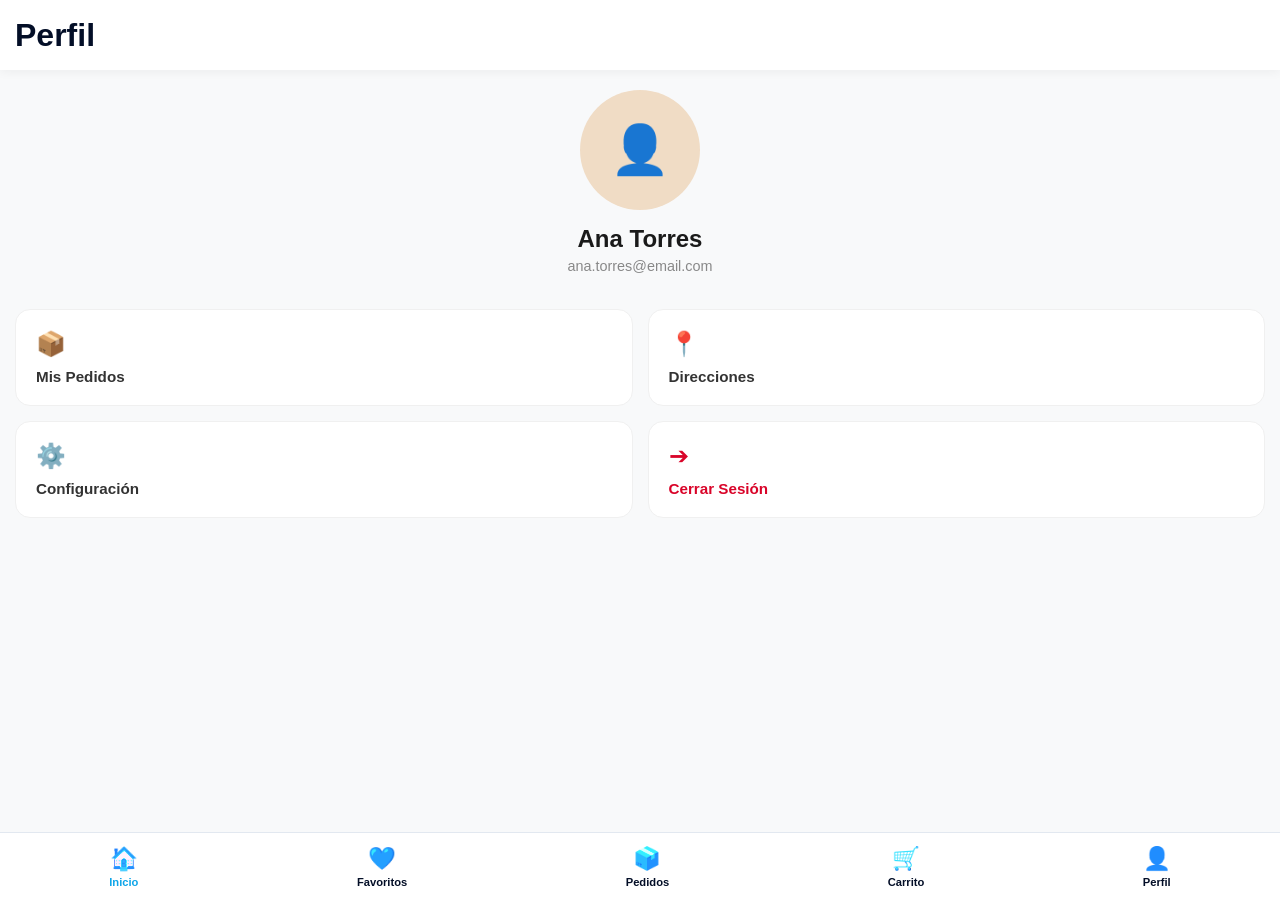
<file: perfil.html>
<!DOCTYPE html>
<html lang="es">
<head>
    <meta charset="UTF-8">
    <meta name="viewport" content="width=device-width, initial-scale=1.0">
    <title>EliShop - Perfil</title>
    <link rel="stylesheet" href="css/base.css">
    <link rel="stylesheet" href="css/components.css">
    <link rel="stylesheet" href="css/layout.css">
    <link rel="stylesheet" href="css/responsive.css">
</head>
<body class="cuerpo-gris">

    <header class="barra_superior">
        <div class="header_contenido_centro">
            <h1 class="titulo_seccion_header">Perfil</h1>
        </div>
    </header>

    <main class="contenedor-perfil">
        <section class="seccion-usuario">
            <div class="avatar-contenedor">
                <div class="avatar-circulo">
                    <span class="icono-usuario-avatar">👤</span>
                </div>
            </div>
            <h2 class="nombre-usuario">Ana Torres</h2>
            <p class="email-usuario">ana.torres@email.com</p>
        </section>

        <nav class="grid-opciones">
            <a href="historial.html" class="tarjeta-perfil">
                <div class="icono-contenedor verde">
                    <span class="emoji-perfil">📦</span>
                </div>
                <h3>Mis Pedidos</h3>
            </a>

            <a href="solo ejemplo" class="tarjeta-perfil">
                <div class="icono-contenedor verde">
                    <span class="emoji-perfil">📍</span>
                </div>
                <h3>Direcciones</h3>
            </a>

            <a href="solo ejemplo" class="tarjeta-perfil">
                <div class="icono-contenedor verde">
                    <span class="emoji-perfil">⚙️</span>
                </div>
                <h3>Configuración</h3>
            </a>

            <a href="index.html" class="tarjeta-perfil">
                <div class="icono-contenedor rojo">
                    <span class="emoji-perfil">➔</span>
                </div>
                <h3 class="texto-rojo">Cerrar Sesión</h3>
            </a>
        </nav>
    </main>

    <nav class="barra-inferior">
        <a href="index.html" class="icono-nav activo">
            <i>🏠</i>
            <span>Inicio</span>
        </a> 
        <a href="favoritos.html" class="icono-nav">
            <i>❤️</i>
            <span>Favoritos</span>
        </a>
        <a href="historial.html" class="icono-nav">
            <i>📦</i>
            <span>Pedidos</span>
        </a> 
        <a href="carrito.html" class="icono-nav">
            <i>🛒</i>
            <span>Carrito</span>
        </a> 
        <a href="perfil.html" class="icono-nav">
            <i>👤</i>
            <span>Perfil</span>
        </a>
    </nav>

</body>
</html>
</file>
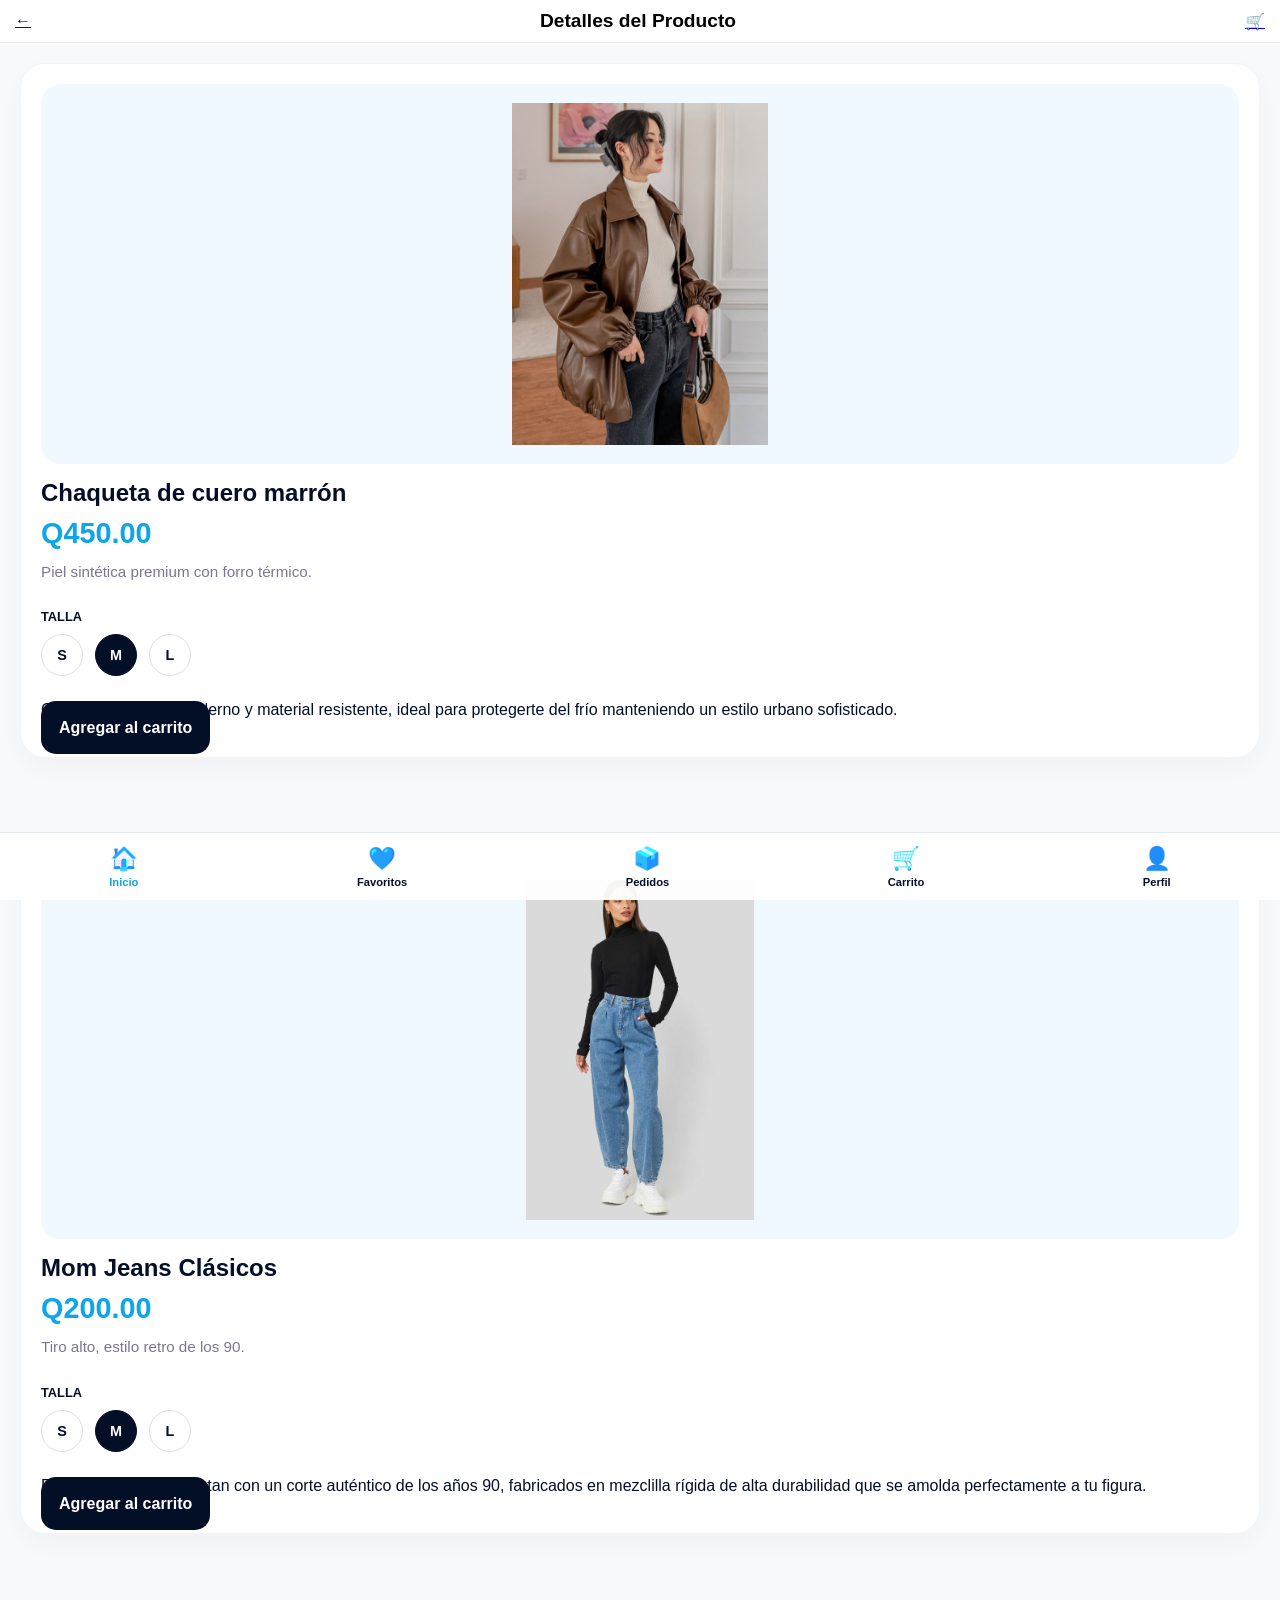
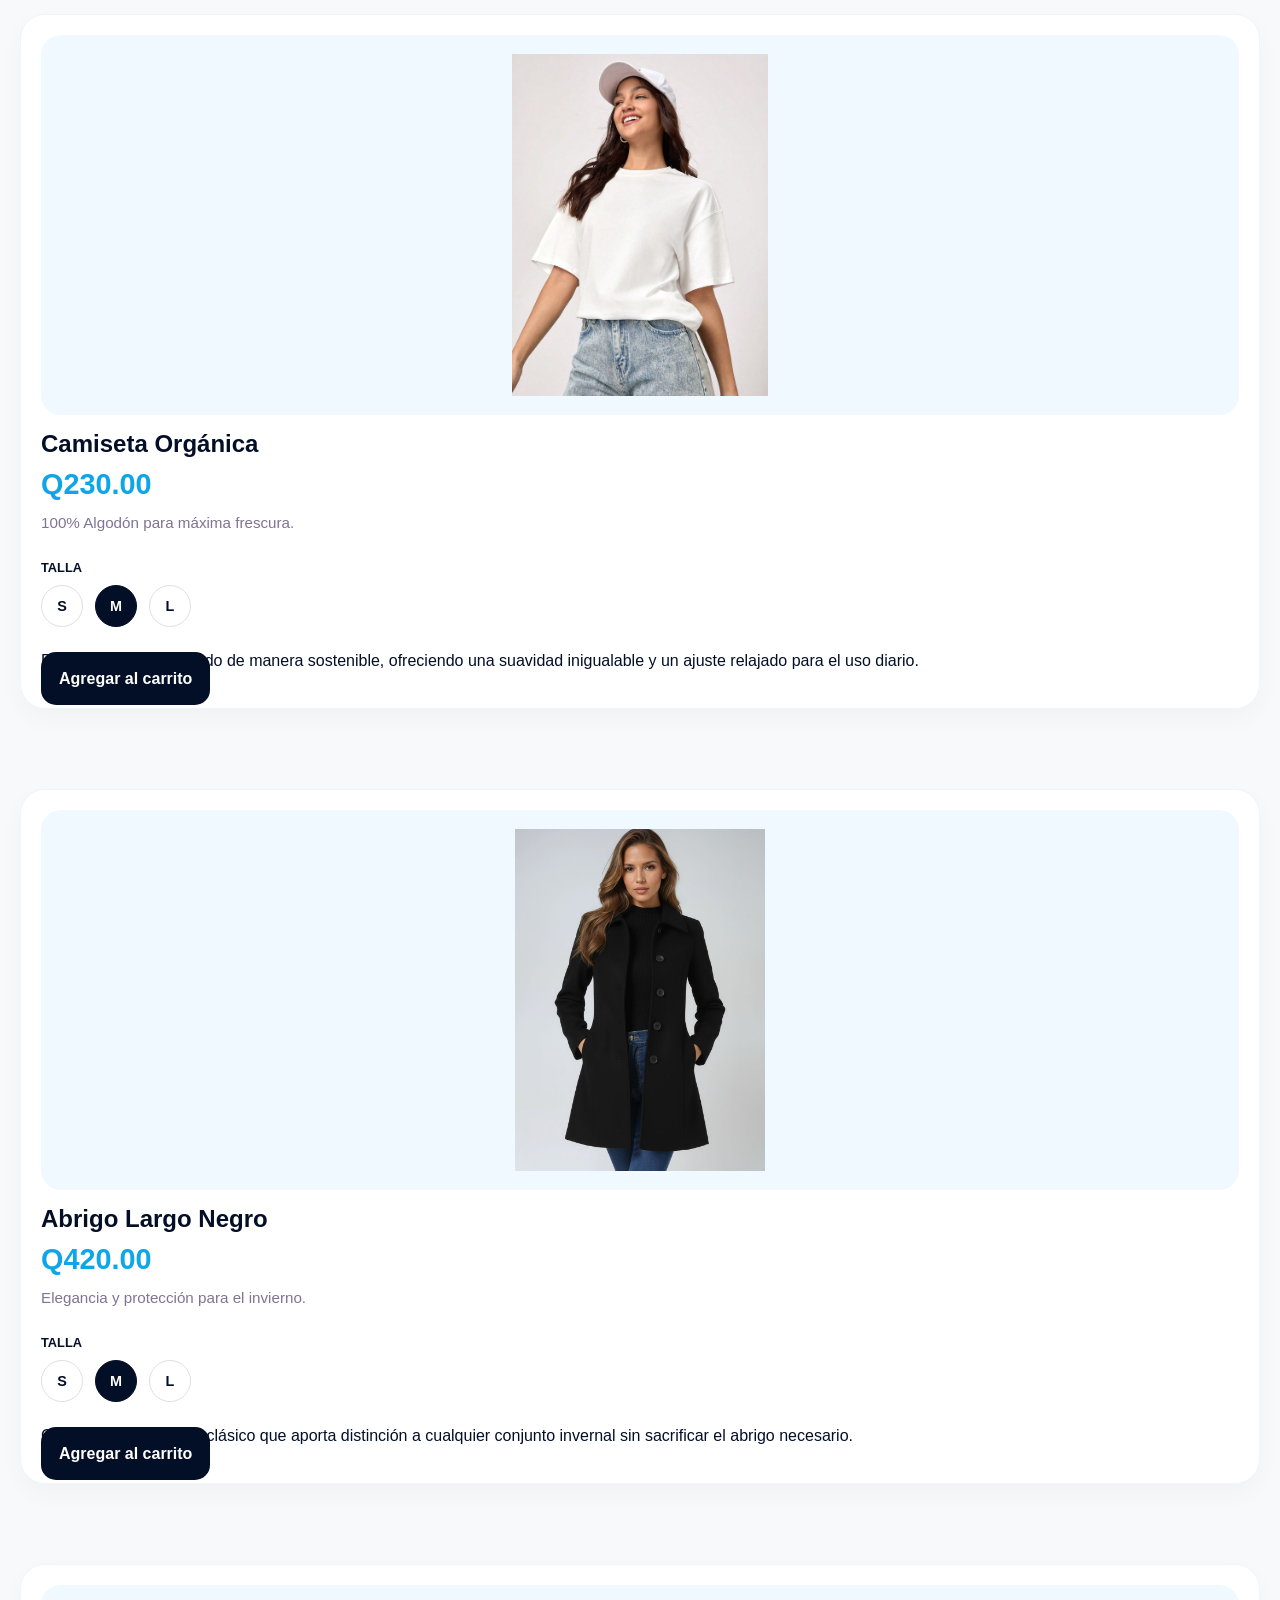
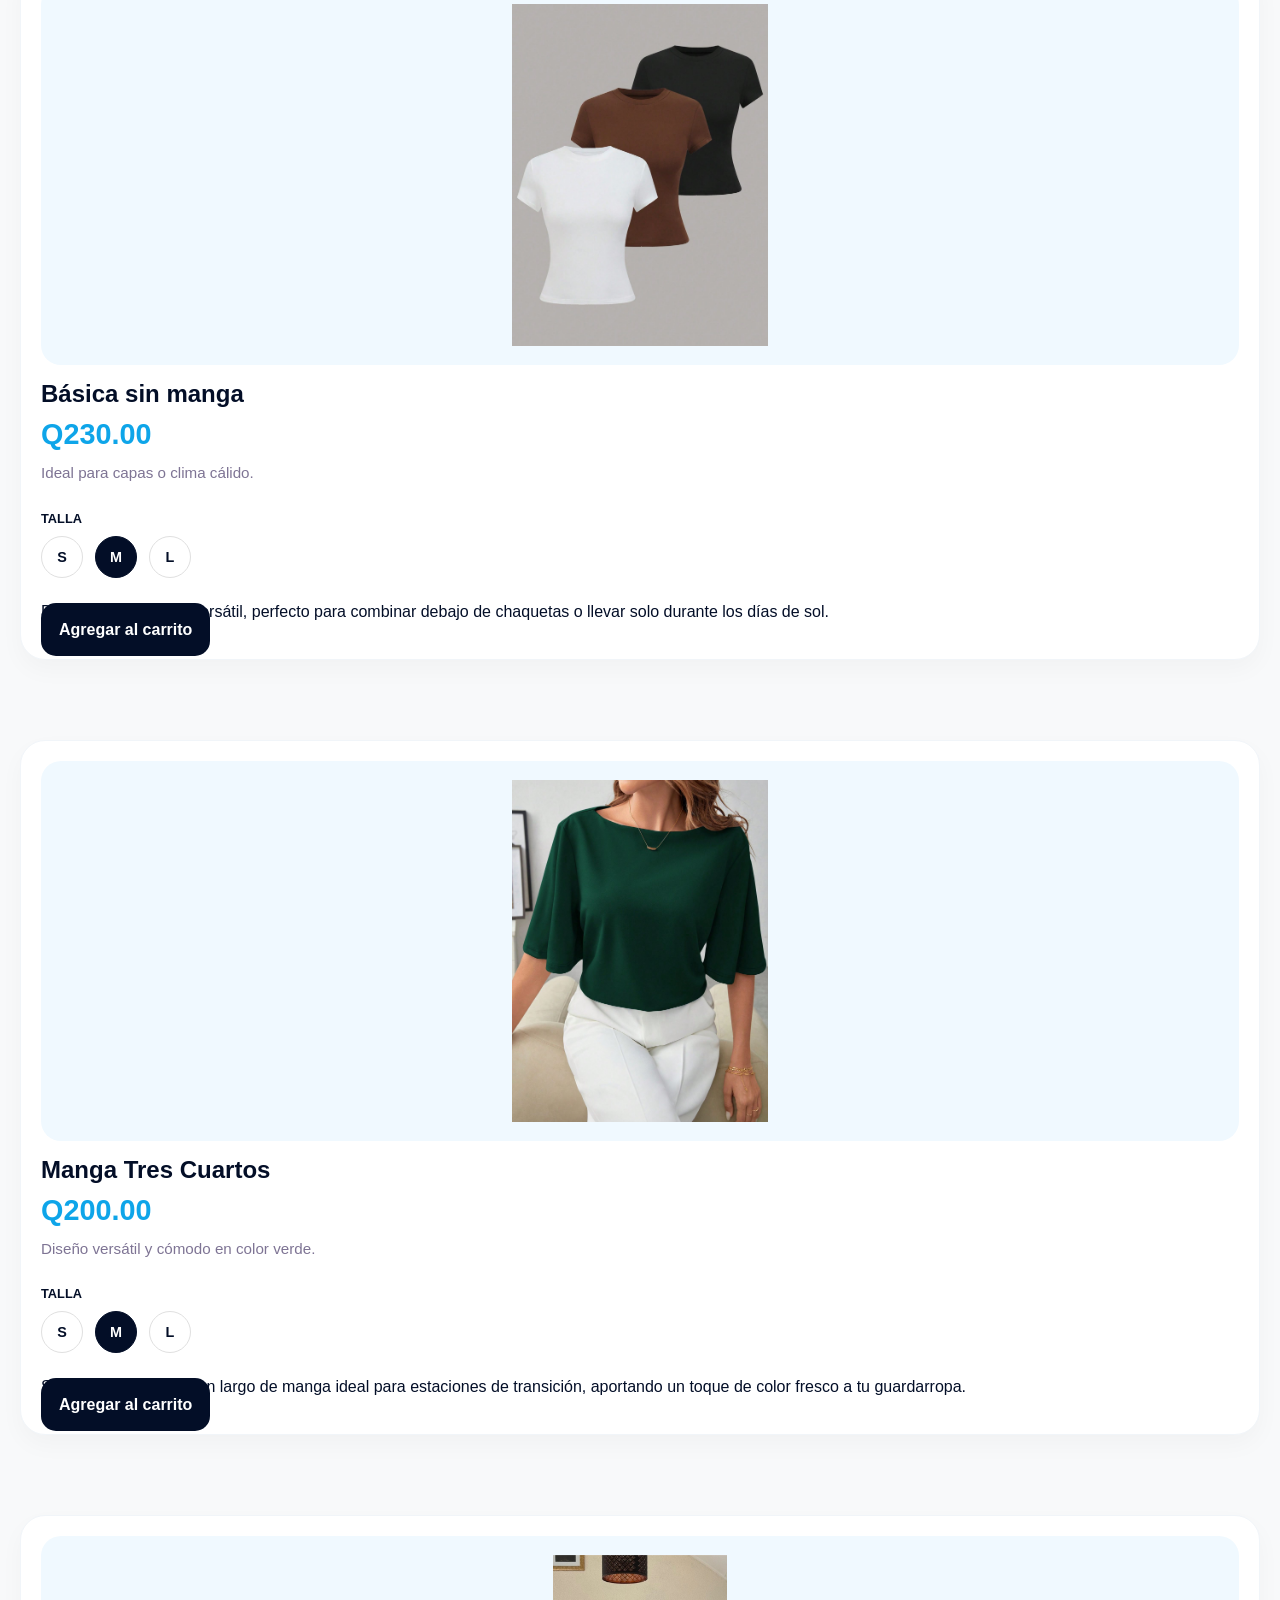
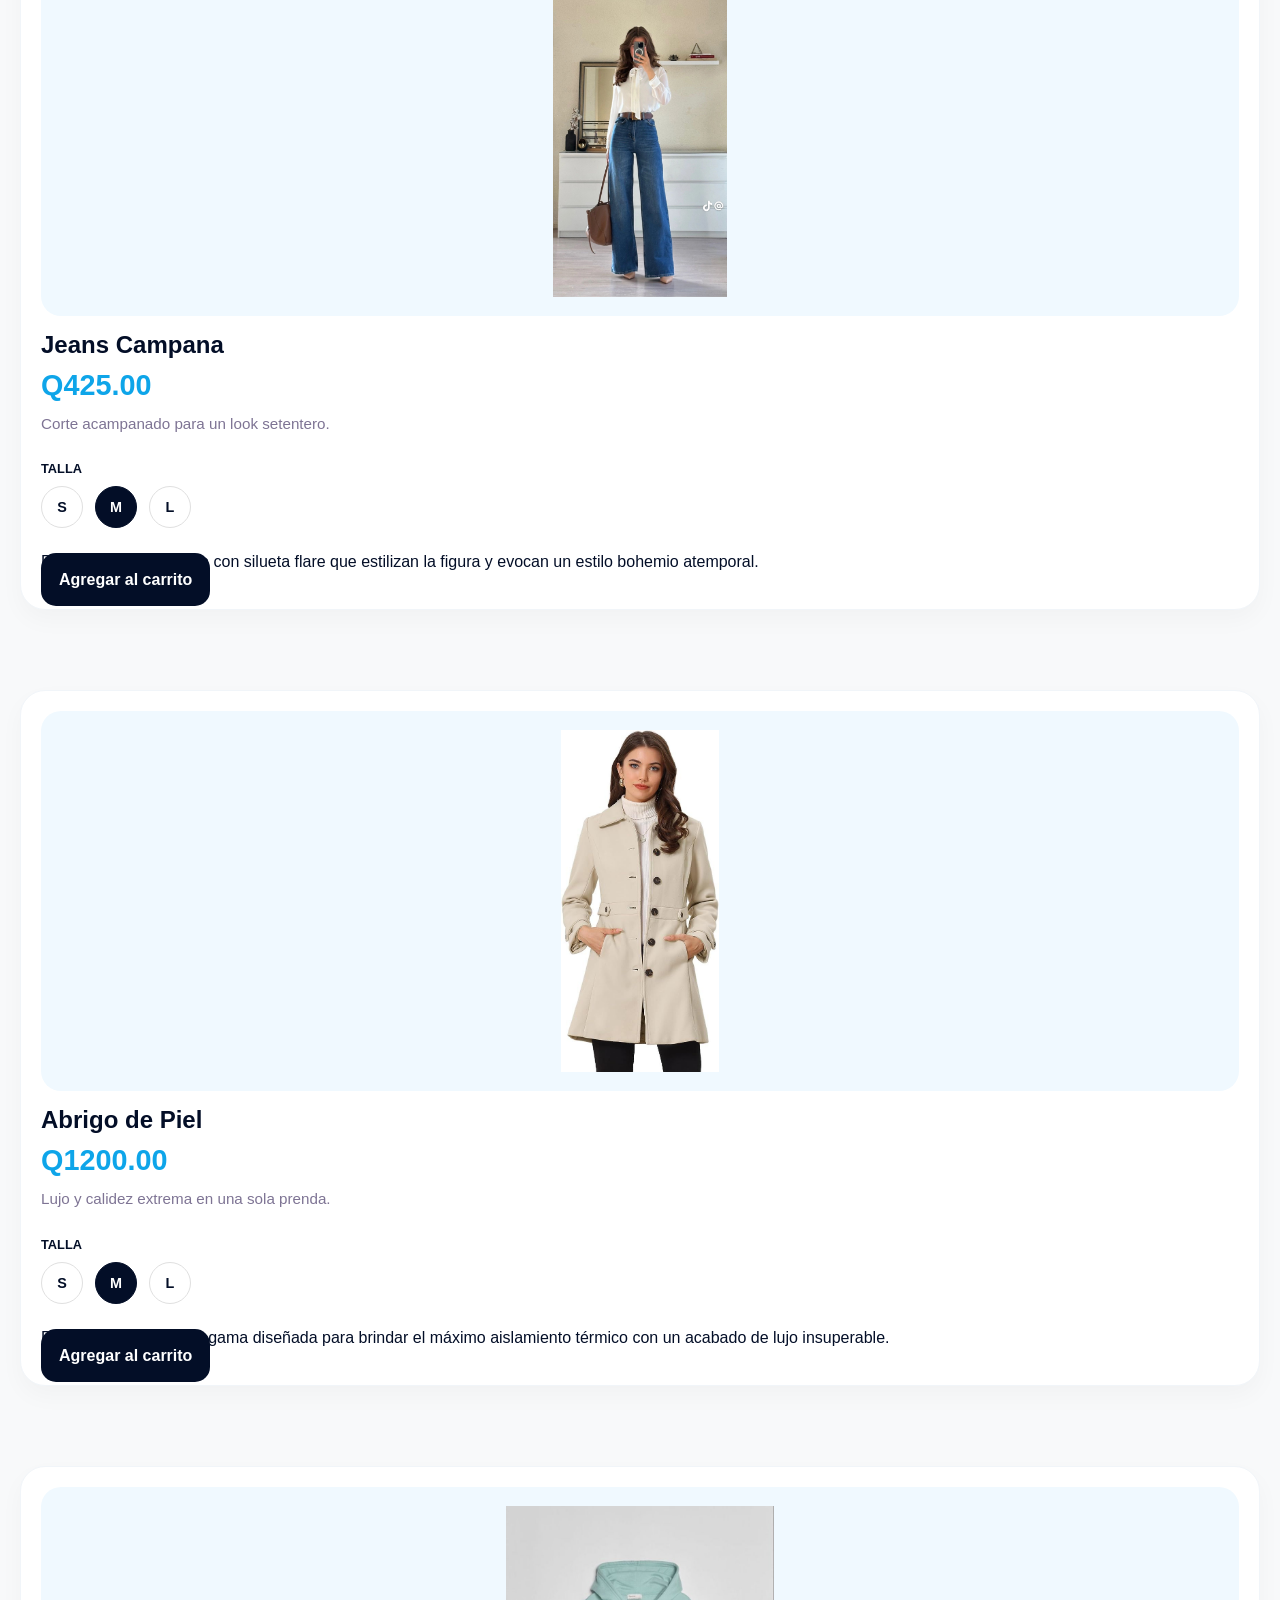
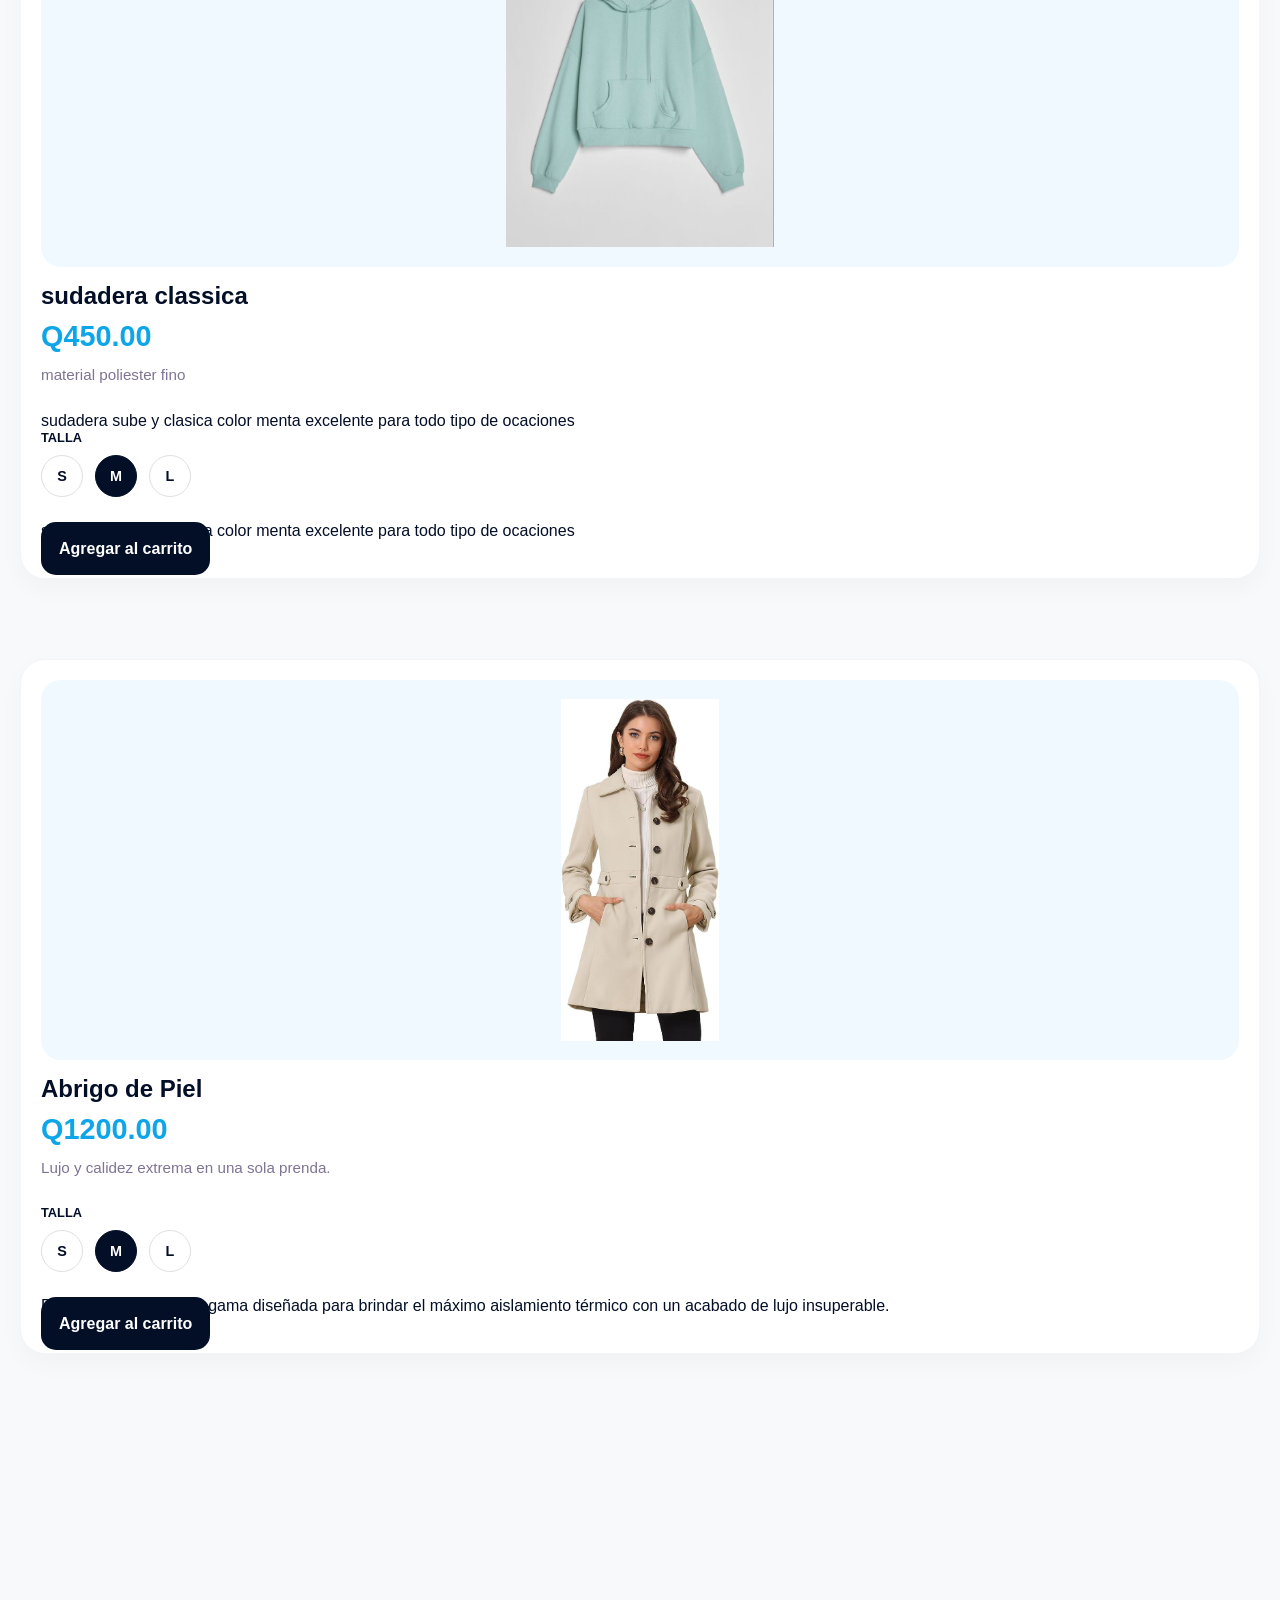
<file: producto.html>
<!DOCTYPE html>
<html lang="es">
<head>
    <meta charset="UTF-8">
    <meta name="viewport" content="width=device-width, initial-scale=1.0">
    <title>EliShop - Detalles</title>
    <link rel="stylesheet" href="css/base.css">
    <link rel="stylesheet" href="css/components.css">
    <link rel="stylesheet" href="css/layout.css">
</head>
<body class="cuerpo-gris">

    <input type="checkbox" id="check-chaqueta" class="hash-check">
    <input type="checkbox" id="check-momjeans" class="hash-check">
    <input type="checkbox" id="check-camiseta" class="hash-check">
    <input type="checkbox" id="check-abr-negro" class="hash-check">
    <input type="checkbox" id="check-sin-manga" class="hash-check">
    <input type="checkbox" id="check-tres-cuartos" class="hash-check">
    <input type="checkbox" id="check-campana" class="hash-check">
    <input type="checkbox" id="check-piel" class="hash-check">
    <input type="checkbox" id="check-sudadera" class="hash-check">
    <input type="checkbox" id="check-sudadera2" class="hash-check">

    <header class="barra_superior_catalogo">
        <div class="header_top">
            <a href="catalogo.html" class="icono_accion">←</a>
            <h1 class="titulo_centro">Detalles del Producto</h1>
            <a href="carrito.html" class="icono_accion">🛒</a>
        </div>
    </header>

    <main class="seccion-detalles">

        <article id="abr-cuero" class="articulo-detalle tarjeta-detallada">
            <div class="imagen-detalle-contenedor"><img src="img/chaqueta.jpg" alt="Chaqueta de cuero"></div>
            <div class="info-producto">
                <h2>Chaqueta de cuero marrón</h2>
                <span class="precio-grande">Q450.00</span>
                <p class="texto-descripcion">Piel sintética premium con forro térmico.</p>
                
                <div class="selector-tallas">
                    <p class="etiqueta-pequena">Talla</p>
                    <div class="contenedor-botones-talla">
                        <button type="button" class="btn-talla">S</button>
                        <button type="button" class="btn-talla activo">M</button>
                        <button type="button" class="btn-talla">L</button>
                    </div>
                </div>

                <div class="descripcion-ampliada">
                    <p>Chaqueta de corte moderno y material resistente, ideal para protegerte del frío manteniendo un estilo urbano sofisticado.</p>
                </div>
                <label for="check-chaqueta" class="btn-comprar-full">Agregar al carrito</label>
            </div>
        </article>

        <article id="pant-mom" class="articulo-detalle tarjeta-detallada">
            <div class="imagen-detalle-contenedor"><img src="img/momjeans1.jpg" alt="Mom Jeans"></div>
            <div class="info-producto">
                <h2>Mom Jeans Clásicos</h2>
                <span class="precio-grande">Q200.00</span>
                <p class="texto-descripcion">Tiro alto, estilo retro de los 90.</p>
        
                <div class="selector-tallas">
                    <p class="etiqueta-pequena">Talla</p>
                    <div class="contenedor-botones-talla">
                        <button type="button" class="btn-talla">S</button>
                        <button type="button" class="btn-talla activo">M</button>
                        <button type="button" class="btn-talla">L</button>
                    </div>
                </div>
        
                <div class="descripcion-ampliada">
                    <p>Estos Mom Jeans cuentan con un corte auténtico de los años 90, fabricados en mezclilla rígida de alta durabilidad que se amolda perfectamente a tu figura.</p>
                </div>
                <label for="check-momjeans" class="btn-comprar-full">Agregar al carrito</label>
            </div>
        </article>

        <article id="cam-blanca" class="articulo-detalle tarjeta-detallada">
            <div class="imagen-detalle-contenedor"><img src="img/camiseta.jpg" alt="Camiseta Orgánica"></div>
            <div class="info-producto">
                <h2>Camiseta Orgánica</h2>
                <span class="precio-grande">Q230.00</span>
                <p class="texto-descripcion">100% Algodón para máxima frescura.</p>

                <div class="selector-tallas">
                    <p class="etiqueta-pequena">Talla</p>
                    <div class="contenedor-botones-talla">
                        <button type="button" class="btn-talla">S</button>
                        <button type="button" class="btn-talla activo">M</button>
                        <button type="button" class="btn-talla">L</button>
                    </div>
                </div>

                <div class="descripcion-ampliada">
                    <p>Básico esencial fabricado de manera sostenible, ofreciendo una suavidad inigualable y un ajuste relajado para el uso diario.</p>
                </div>
                <label for="check-camiseta" class="btn-comprar-full">Agregar al carrito</label>
            </div>
        </article>

        <article id="abr-negro" class="articulo-detalle tarjeta-detallada">
            <div class="imagen-detalle-contenedor"><img src="img/abrigo negro.jpg" alt="Abrigo Negro"></div>
            <div class="info-producto">
                <h2>Abrigo Largo Negro</h2>
                <span class="precio-grande">Q420.00</span>
                <p class="texto-descripcion">Elegancia y protección para el invierno.</p>
                
                <div class="selector-tallas">
                    <p class="etiqueta-pequena">Talla</p>
                    <div class="contenedor-botones-talla">
                        <button type="button" class="btn-talla">S</button>
                        <button type="button" class="btn-talla activo">M</button>
                        <button type="button" class="btn-talla">L</button>
                    </div>
                </div>

                <div class="descripcion-ampliada">
                    <p>Corte entallado y largo clásico que aporta distinción a cualquier conjunto invernal sin sacrificar el abrigo necesario.</p>
                </div>
                <label for="check-abr-negro" class="btn-comprar-full">Agregar al carrito</label>
            </div>
        </article>

        <article id="cam-sin-manga" class="articulo-detalle tarjeta-detallada">
            <div class="imagen-detalle-contenedor"><img src="img/basicas sin manga.jpg" alt="Sin manga"></div>
            <div class="info-producto">
                <h2>Básica sin manga</h2>
                <span class="precio-grande">Q230.00</span>
                <p class="texto-descripcion">Ideal para capas o clima cálido.</p>

                <div class="selector-tallas">
                    <p class="etiqueta-pequena">Talla</p>
                    <div class="contenedor-botones-talla">
                        <button type="button" class="btn-talla">S</button>
                        <button type="button" class="btn-talla activo">M</button>
                        <button type="button" class="btn-talla">L</button>
                    </div>
                </div>

                <div class="descripcion-ampliada">
                    <p>Diseño minimalista y versátil, perfecto para combinar debajo de chaquetas o llevar solo durante los días de sol.</p>
                </div>
                <label for="check-sin-manga" class="btn-comprar-full">Agregar al carrito</label>
            </div>
        </article>

        <article id="cam-tres-cuartos" class="articulo-detalle tarjeta-detallada">
            <div class="imagen-detalle-contenedor"><img src="img/trescuartosverde.jpg" alt="Manga 3/4"></div>
            <div class="info-producto">
                <h2>Manga Tres Cuartos</h2>
                <span class="precio-grande">Q200.00</span>
                <p class="texto-descripcion">Diseño versátil y cómodo en color verde.</p>

                <div class="selector-tallas">
                    <p class="etiqueta-pequena">Talla</p>
                    <div class="contenedor-botones-talla">
                        <button type="button" class="btn-talla">S</button>
                        <button type="button" class="btn-talla activo">M</button>
                        <button type="button" class="btn-talla">L</button>
                    </div>
                </div>

                <div class="descripcion-ampliada">
                    <p>Suaves al tacto y con un largo de manga ideal para estaciones de transición, aportando un toque de color fresco a tu guardarropa.</p>
                </div>
                <label for="check-tres-cuartos" class="btn-comprar-full">Agregar al carrito</label>
            </div>
        </article>

        <article id="pant-campana" class="articulo-detalle tarjeta-detallada">
            <div class="imagen-detalle-contenedor"><img src="img/pantalon1.jpg" alt="Pantalón Campana"></div>
            <div class="info-producto">
                <h2>Jeans Campana</h2>
                <span class="precio-grande">Q425.00</span>
                <p class="texto-descripcion">Corte acampanado para un look setentero.</p>

                <div class="selector-tallas">
                    <p class="etiqueta-pequena">Talla</p>
                    <div class="contenedor-botones-talla">
                        <button type="button" class="btn-talla">S</button>
                        <button type="button" class="btn-talla activo">M</button>
                        <button type="button" class="btn-talla">L</button>
                    </div>
                </div>

                <div class="descripcion-ampliada">
                    <p>Pantalones de mezclilla con silueta flare que estilizan la figura y evocan un estilo bohemio atemporal.</p>
                </div>
                <label for="check-campana" class="btn-comprar-full">Agregar al carrito</label>
            </div>
        </article>

        <article id="abr-piel" class="articulo-detalle tarjeta-detallada">
            <div class="imagen-detalle-contenedor"><img src="img/abrigo.jpg" alt="Abrigo de piel"></div>
            <div class="info-producto">
                <h2>Abrigo de Piel</h2>
                <span class="precio-grande">Q1200.00</span>
                <p class="texto-descripcion">Lujo y calidez extrema en una sola prenda.</p>

                <div class="selector-tallas">
                    <p class="etiqueta-pequena">Talla</p>
                    <div class="contenedor-botones-talla">
                        <button type="button" class="btn-talla">S</button>
                        <button type="button" class="btn-talla activo">M</button>
                        <button type="button" class="btn-talla">L</button>
                    </div>
                </div>

                <div class="descripcion-ampliada">
                    <p>Pieza exclusiva de alta gama diseñada para brindar el máximo aislamiento térmico con un acabado de lujo insuperable.</p>
                </div>
                <label for="check-piel" class="btn-comprar-full">Agregar al carrito</label>
            </div>
        </article>

        <article id="sudadera-clasic" class="articulo-detalle tarjeta-detallada">
            <div class="imagen-detalle-contenedor"><img src="img/sudaderaclasic.jpg" alt="Abrigo de piel"></div>
            <div class="info-producto">
                <h2>sudadera classica</h2>
                <span class="precio-grande">Q450.00</span>
                <p class="texto-descripcion">material poliester fino</p>
                <span><p>sudadera sube y clasica color menta excelente para todo tipo de ocaciones</p></span>

                <div class="selector-tallas">
                    <p class="etiqueta-pequena">Talla</p>
                    <div class="contenedor-botones-talla">
                        <button type="button" class="btn-talla">S</button>
                        <button type="button" class="btn-talla activo">M</button>
                        <button type="button" class="btn-talla">L</button>
                    </div>
                </div>

                <div class="descripcion-ampliada">
                    <p>sudadera sube y clasica color menta excelente para todo tipo de ocaciones</p>
                </div>
                <label for="check-piel" class="btn-comprar-full">Agregar al carrito</label>
            </div>
        </article>

        <article id="abr-piel" class="articulo-detalle tarjeta-detallada">
            <div class="imagen-detalle-contenedor"><img src="img/abrigo.jpg" alt="Abrigo de piel"></div>
            <div class="info-producto">
                <h2>Abrigo de Piel</h2>
                <span class="precio-grande">Q1200.00</span>
                <p class="texto-descripcion">Lujo y calidez extrema en una sola prenda.</p>

                <div class="selector-tallas">
                    <p class="etiqueta-pequena">Talla</p>
                    <div class="contenedor-botones-talla">
                        <button type="button" class="btn-talla">S</button>
                        <button type="button" class="btn-talla activo">M</button>
                        <button type="button" class="btn-talla">L</button>
                    </div>
                </div>

                <div class="descripcion-ampliada">
                    <p>Pieza exclusiva de alta gama diseñada para brindar el máximo aislamiento térmico con un acabado de lujo insuperable.</p>
                </div>
                <label for="check-sudadera" class="btn-comprar-full">Agregar al carrito</label>
            </div>
        </article>



    </main>

    <nav class="barra-inferior">
        <a href="index.html" class="icono-nav activo">
            <i>🏠</i>
            <span>Inicio</span>
        </a> 
        <a href="favoritos.html" class="icono-nav">
            <i>❤️</i>
            <span>Favoritos</span>
        </a>
        <a href="historial.html" class="icono-nav">
            <i>📦</i>
            <span>Pedidos</span>
        </a> 
        <a href="carrito.html" class="icono-nav">
            <i>🛒</i>
            <span>Carrito</span>
        </a> 
        <a href="perfil.html" class="icono-nav">
            <i>👤</i>
            <span>Perfil</span>
        </a>
    </nav>
</body>
</html>
</file>
<file: css/base.css>
/* Variables y Reset */
:root {
    --navy: #030e27;
    --azulrey: #2354da;
    --celeste: #0ea5e9;
    --violeta: #7e7494;
    --celeste-soft: #f0f9ff;
    --blanco: #ffffff;
    --fondo-pag: #f8fafc;
    --botones: #c6dee2;
    --oferta: #ff7e7e;
 
}

* {
    margin: 0;
    padding: 0;
    box-sizing: border-box;
    font-family: 'Inter', -apple-system, sans-serif;
}

body {
    background-color: var(--fondo-pag);
    color: var(--navy);
    padding-bottom: 90px;
}


/*----------------------------*/
/* --- COMPONENTES DE CATALOGO--- */
/*-----------------------------*/
</file>
<file: css/components.css>
/*----------------------------*/
/* --- COMPONENTES DE INDEX--- */
/*-----------------------------*/


.logo { display: flex; align-items: center; gap: 8px; }
.logo h1 { font-size: 1.2rem; font-weight: 800; }
.logo span { color: var(--celeste); }
.img-logo { height: 40px; width: auto; display: block; }

/* --- Menú Hamburguesa --- */
.oculto { display: none; }
.boton-hamburguesa { font-size: 1.7rem; cursor: pointer; z-index: 1300; position: relative; }

.lista_navegacion { list-style: none; }
.lista_navegacion li { border-bottom: 1px solid #f8fafc; }
.lista_navegacion a {
    text-decoration: none;
    color: var(--navy);
    font-size: 1.1rem;
    font-weight: 600;
    padding: 20px 30px;
    display: flex;
    align-items: center;
    gap: 15px;
}

/* --- Buscador y Categorías --- */
.entrada-busqueda {
    width: 100%;
    padding: 14px 20px;
    border: none;
    border-radius: 15px;
    background-color: var(--blanco);
    box-shadow: 0 4px 12px rgba(0,0,0,0.05);
    margin-bottom: 25px;
    outline: none;
}

.categorias-cortas { display: flex; gap: 12px; }
.filtro {
    flex: 1;
    padding: 12px;
    border: none;
    border-radius: 12px;
    background-color: var(--celeste-soft);
    font-weight: 700;
    font-size: 0.75rem;
    color: var(--navy);
    text-align: center;
}

/* --- TARJETAS DE PRODUCTO: Alineación */
.tarjeta {
    background: var(--blanco);
    border-radius: 20px;
    padding: 12px;
    box-shadow: 0 4px 15px rgba(0,0,0,0.03);
    position: relative;
    border: 1px solid #f1f5f9;
    
    /* para  que la tarjeta respete el tamaño de la columna */
    width: 100%;
    display: flex;
    flex-direction: column;
}

.foto-producto img {
    width: 100%;
    height: 160px; /* Altura fija para todas */
    object-fit: cover;
    border-radius: 15px;
}

.corazon {
    position: absolute;
    top: 18px;
    right: 18px;
    background: white;
    border: none;
    width: 30px;
    height: 30px;
    border-radius: 50%;
    box-shadow: 0 2px 5px rgba(0,0,0,0.1);
    color: #ef4444;
    display: flex;
    justify-content: center;
    align-items: center;
}

/* Mantiene el diseño del corazón exactamente como estaba */
.corazon-link {
    position: absolute;
    top: 10px;
    right: 10px;
    background: rgba(255, 255, 255, 0.9); /* Fondo blanco circular */
    color: #ff4b2b; /* Color del corazón */
    width: 35px;
    height: 35px;
    border-radius: 50%;
    display: flex;
    align-items: center;
    justify-content: center;
    text-decoration: none; /* Quita el subrayado azul de los links */
    font-size: 1.2rem;
    box-shadow: 0 2px 5px rgba(0,0,0,0.1);
    border: none;
    cursor: pointer;
    transition: transform 0.2s ease;
    z-index: 10;
}

.corazon-link:hover {
    transform: scale(1.1);
    color: #e63946;
}

/* Asegura que el contenedor del producto permita el posicionamiento */
.foto-producto {
    position: relative;
    overflow: hidden;
    border-radius: 15px 15px 0 0;
}

.detalles h3 { font-size: 0.85rem; margin-top: 10px; font-weight: 600; color: var(--navy); }
.precio { color: var(--celeste); font-weight: 800; display: block; margin: 5px 0 10px; }

.enlace-ver {
    display: block;
    text-align: center;
    background: var(--celeste);
    color: white;
    text-decoration: none;
    padding: 10px;
    border-radius: 12px;
    font-size: 0.8rem;
    font-weight: bold;
    margin-top: auto; /* Empuja el botón al fondo si hay poco texto */
}

/* --- Barra Inferior --- */
.icono-nav { text-decoration: none; display: flex; flex-direction: column; align-items: center; gap: 4px; }
.icono-nav i { font-style: normal; font-size: 1.4rem; filter: sepia(100%) hue-rotate(170deg) saturate(500%); }
.icono-nav span { font-size: 0.7rem; font-weight: 700; color: var(--navy); }
.icono-nav.activo i { filter: sepia(100%) hue-rotate(185deg) saturate(800%); }
.icono-nav.activo span { color: var(--celeste); }

/* --- Sección Categorías (Estilo Mockup) --- */
.categorias-populares {
    margin: 20px 0;
}

.titulo-seccion {
    font-size: 1rem;
    font-weight: 800;
    color: var(--navy);
    margin-bottom: 15px;
}

.contenedor-categorias {
    display: flex;
    justify-content: space-between;
    gap: 12px;
}

.item-categoria {
    flex: 1; /* Hace que los 3 midan lo mismo */
    background-color: var(--celeste-soft); /* El color suave de tu paleta */
    border-radius: 20px;
    padding: 15px 5px;
    display: flex;
    flex-direction: column;
    align-items: center;
    gap: 8px;
    transition: 0.3s;
}

.circulo-icono {
    width: 45px;
    height: 45px;
    background-color: rgba(255, 255, 255, 0.5); /* Círculo blanco semi-transparente */
    border-radius: 50%;
    display: flex;
    justify-content: center;
    align-items: center;
}

.circulo-icono img {
    width: 22px;
    height: 22px;
    object-fit: contain;
}

.item-categoria span {
    font-size: 0.75rem;
    font-weight: 700;
    color: var(--navy);
}

/*----------------------------*/
/* --- COMPONENTES DE CATALOGO--- */
/*-----------------------------*/

.titulo_centro {
    font-size: 1.2rem;
    font-weight: 800;
    color: #000;
    margin: 0;
    padding: top;
}

.contenedor_filtros {
    display: flex;
    gap: 8px;
    padding: 12px 0 5px;
}

.filtro_pill {
    background-color: #00acee; /* Celeste EliShop */
    color: white;
    border: none;
    padding: 7px 15px;
    border-radius: 20px;
    font-weight: 700;
    font-size: 0.85rem;
}

/* --- TARJETAS DE PRODUCTO --- */
.tarjeta_compacta {
    background: #fff;
    border-radius: 15px;
    padding: 10px;
    display: flex;
    flex-direction: column;
    position: relative;
}

.imagen_contenedor {
    background-color: #f1f7f5;
    border-radius: 12px;
    height: 150px;
    display: flex;
    justify-content: center;
    align-items: center;
    position: relative;
    overflow: hidden;
}

.imagen_contenedor img {
    max-width: 85%;
    max-height: 85%;
    object-fit: contain;
}

/* Etiquetas y Carrito sobre la imagen */
.etiqueta {
    position: absolute;
    top: 8px;
    left: 8px;
    background: #ff7e7e;
    color: white;
    font-size: 0.65rem;
    padding: 3px 10px;
    border-radius: 10px;
    font-weight: 700;
    z-index: 2;
}
.oferta { background-color: #ff7e7e; } /* Rojo/Rosado */
.stock { background-color: #7ebfff; }  /* Celeste */

.boton_carrito_circular {
    position: absolute;
    bottom: 8px;
    right: 8px;
    background: rgba(255, 255, 255, 0.9);
    border: 1px solid #eee;
    width: 32px;
    height: 32px;
    border-radius: 50%;
    display: flex;
    justify-content: center;
    align-items: center;
    cursor: pointer;
}

.precio_app {
    color: var(--violeta);
    font-size: 0.85rem;
    font-weight: 600;
}

.titulo-categoria {
    font-size: 1.3rem;
    font-weight: 800;
    margin-bottom: 20px; 
    display: block; /* Asegura que el margen se aplique correctamente */
    padding-top: 30px;
}

.enlace-categoria {
    text-decoration: none;  /* Quita el subrayado */
    color: inherit;         /* Hereda el color del texto original */
    display: flex;          /* Permite usar flexbox */
    flex-direction: column; /* Alinea icono arriba y texto abajo */
    align-items: center;    /* Centra todo horizontalmente */
    gap: 8px;               /* Espacio entre el círculo y el nombre */
}

/* Evita que el color cambie después de hacer clic */
.enlace-categoria:visited {
    color: inherit;
}


/*--------------------------------*/
/* --- COMPONENTES DE DETALLE --- */
/*--------------------------------*/

.tarjeta-detallada {
    background: var(--blanco);
    border-radius: 25px;
    padding: 20px;
    border: 1px solid #f1f5f9;
    box-shadow: 0 10px 25px rgba(0,0,0,0.03);
}

.imagen-detalle-contenedor img {
    max-width: 100%;
    max-height: 100%;
    object-fit: cover; /* O 'contain' si prefieres que se vea la prenda completa sin recortes */
}

.precio-grande {
    font-size: 1.8rem;
    font-weight: 800;
    color: var(--celeste); /* Tu color de acento */
    margin: 10px 0;
    display: block;
}

.texto-descripcion {
    font-size: 0.95rem;
    color: var(--violeta);
    line-height: 1.6;
    margin-bottom: 25px;
}

/* Reutilizamos el estilo de botón pero más grande para la acción principal */
.btn-comprar-full {
    background-color: var(--celeste);
    color: var(--blanco);
    width: 100%;
    padding: 16px;
    border: none;
    border-radius: 15px;
    font-weight: 700;
    font-size: 1rem;
    cursor: pointer;
    transition: transform 0.2s;
}

.btn-comprar-full:active {
    transform: scale(0.98);
}

/* AJUSTE DE IMAGEN PARA DETALLE */
.imagen-detalle-contenedor img {
    max-width: 90%;
    max-height: 90%;
    object-fit: contain; /* Esto evita que la imagen se vea "gigante" o recortada */
}

.precio-grande {
    font-size: 1.8rem;
    font-weight: 800;
    color: var(--celeste);
    display: block;
    margin: 10px 0;
}

.btn-comprar-full {
    background-color: var(--navy); /* Usando el color oscuro de el mockup */
    color: white;
    width: 100%;
    padding: 18px;
    border: none;
    border-radius: 15px;
    font-weight: 700;
    font-size: 1rem;
    cursor: pointer;
}

/* --- ESTILOS PARA BOTONES DE TALLA --- */

/* Título de la sección "Talla" */
.etiqueta-pequena {
    font-size: 0.8rem;
    color: var(--navy); /* Usando el azul oscuro de tu paleta */
    margin-bottom: 10px;
    font-weight: 700;
    text-transform: uppercase;
}

/* Contenedor para alinear los círculos */
.contenedor-botones-talla {
    display: flex;
    gap: 12px; /* Espacio entre cada botón */
    margin-bottom: 25px;
}

/* Estilo del botón circular */
.btn-talla {
    width: 42px;
    height: 42px;
    border-radius: 50%; /* Hace que el botón sea un círculo perfecto */
    border: 1px solid #e0e0e0;
    background-color: white;
    color: var(--navy);
    font-weight: 600;
    font-size: 0.9rem;
    cursor: pointer;
    display: flex;
    justify-content: center;
    align-items: center;
    transition: all 0.3s ease;
}

/* Estado Activo: Cuando la talla está seleccionada */
.btn-talla.activo {
    background-color: var(--navy); /* Fondo oscuro como en el mockup */
    color: white; /* Texto blanco para que resalte */
    border-color: var(--navy);
}

/* Efecto hover (opcional para cuando pasas el mouse) */
.btn-talla:hover {
    border-color: var(--celeste);
    background-color: #f9f9f9;
}

/* =========================================
   SISTEMA DE LÓGICA DEL CARRITO (ELIMINAR ERRORES)
   ========================================= */

/* 1. OCULTAR TODOS LOS CHECKBOXES GLOBALMENTE (Soluciona que se vean) */
.hash-check {
    display: none !important;
}

/* 2. OCULTAR ARTÍCULOS Y ESTADO VACÍO POR DEFECTO */
.carrito-item, .carrito-vacio-state {
    display: none !important;
}

/* 3. MOSTRAR SÓLO EL ARTÍCULO MARCADO (Sincronizado con producto.html) */
#check-chaqueta:checked ~ .contenedor-carrito #item-chaqueta,
#check-momjeans:checked ~ .contenedor-carrito #item-momjeans,
#check-camiseta:checked ~ .contenedor-carrito #item-camiseta { 
    display: flex !important; 
}

/* 4. LÓGICA DEL ESTADO VACÍO */
#check-chaqueta:not(:checked) ~ #check-momjeans:not(:checked) ~ #check-camiseta:not(:checked) ~ .contenedor-carrito .carrito-vacio-state {
    display: flex !important;
    flex-direction: column;
    align-items: center;
    justify-content: center;
    text-align: center;
    padding: 100px 20px;
    background-color: var(--fondo-pag);
    height: 60vh;
}

/* 5. OCULTAR TOTAL SI NO HAY NADA MARCADO */
#check-chaqueta:not(:checked) ~ #check-momjeans:not(:checked) ~ #check-camiseta:not(:checked) ~ .carrito-total-fijo {
    display: none !important;
}

/* =========================================
   ESTILOS VISUALES (PALETA DE COLORES)
   ========================================= */

.contenedor-carrito { 
    padding: 15px; 
    padding-bottom: 220px; 
    background-color: var(--fondo-pag);
}

.carrito-item {
    background: var(--blanco);
    border-radius: 12px;
    padding: 15px;
    margin-bottom: 15px;
    align-items: center;
    gap: 15px;
    border: 1px solid var(--borde);
    box-shadow: 0 2px 5px rgba(0,0,0,0.03);
}

.carrito-item-img img { 
    width: 70px; 
    height: 70px; 
    object-fit: cover; 
    border-radius: 8px; 
}

.carrito-item-info { flex-grow: 1; }
.carrito-item-info h3 { font-size: 0.9rem; color: var(--navy); margin: 0; }
.carrito-item-info p { font-size: 0.75rem; color: var(--violeta); margin: 4px 0; }

.selector-cantidad-mini { display: flex; align-items: center; gap: 8px; margin-top: 8px; }
.btn-qty { border: 1px solid var(--borde); padding: 2px 8px; border-radius: 4px; font-size: 0.8rem; font-weight: bold;}

.carrito-item-accion { 
    display: flex; 
    flex-direction: column; 
    align-items: flex-end; 
    gap: 15px; 
}

.btn-eliminar-item { 
    color: var(--rojo-eliminar); 
    cursor: pointer; 
    font-size: 1.1rem; 
    background: none;
    border: none;
}

.carrito-item-precio { font-weight: 700; color: var(--navy); }

/* --- SECCIÓN TOTAL Y BOTÓN CELESTE --- */
.carrito-total-fijo {
    position: fixed; bottom: 0; left: 0; right: 0;
    background: var(--blanco); padding: 20px;
    border-top: 1px solid var(--borde); z-index: 100;
}

.fila-total { display: flex; justify-content: space-between; margin-bottom: 5px; font-size: 0.9rem; color: var(--violeta); }
.fila-total.principal { 
    margin-top: 10px; padding-top: 10px; border-top: 1px solid var(--borde); 
    font-weight: 800; font-size: 1.1rem; color: var(--navy); 
}

.btn-celeste-pago {
    background-color: var(--celeste);
    color: var(--blanco) !important;
    display: block; text-align: center;
    padding: 15px; border-radius: 10px;
    font-weight: 700; margin-top: 15px;
    text-decoration: none;
    border: none;
    width: 100%;
}

/* Estilo para el icono del carrito vacío (carita triste) */
.icono-vacio-texto {
    font-size: 5rem;
    color: var(--violeta);
    margin-bottom: 20px;
    opacity: 0.3;
}

/* --- LÓGICA DE FAVORITOS --- */
.tarjeta-favorito, .favoritos-vacio-state { display: none !important; }

/* Mostrar si el checkbox está marcado */
#fav-chaqueta:checked ~ .contenedor-favoritos #item-fav-chaqueta,
#fav-momjeans:checked ~ .contenedor-favoritos #item-fav-momjeans,
#fav-camiseta:checked ~ .contenedor-favoritos #item-fav-camiseta {
    display: block !important;
}

/* Estado vacío si nada está seleccionado */
#fav-chaqueta:not(:checked) ~ #fav-momjeans:not(:checked) ~ #fav-camiseta:not(:checked) ~ .contenedor-favoritos .favoritos-vacio-state {
    display: flex !important;
    flex-direction: column;
    align-items: center;
    padding: 80px 20px;
    text-align: center;
}

/* --- ESTILOS VISUALES --- */
.tarjeta-favorito {
    background: var(--blanco);
    border-radius: 15px;
    overflow: hidden;
    position: relative;
    margin-bottom: 15px;
    border: 1px solid var(--borde);
    box-shadow: 0 4px 10px rgba(0,0,0,0.05);
}

.tarjeta-favorito img {
    width: 100%;
    height: 180px;
    object-fit: cover;
}

.info-fav {
    padding: 12px;
}

.info-fav h3 {
    font-size: 0.9rem;
    color: var(--navy);
    margin: 0;
}

.precio-fav {
    color: var(--celeste);
    font-weight: 800;
    font-size: 1rem;
}

.btn-quitar-fav {
    position: absolute;
    top: 10px;
    right: 10px;
    background: var(--blanco);
    width: 35px;
    height: 35px;
    border-radius: 50%;
    display: flex;
    align-items: center;
    justify-content: center;
    cursor: pointer;
    box-shadow: 0 2px 5px rgba(0,0,0,0.2);
}

/* --- ESTILOS DE PERFIL (GRID) --- */
.seccion-usuario {
    text-align: center;
    padding: 20px 0;
}

.avatar-circulo {
    width: 120px;
    height: 120px;
    background-color: #f0dcc5; /* Color piel suave de tu imagen */
    border-radius: 50%;
    margin: 0 auto 15px;
    display: flex;
    align-items: center;
    justify-content: center;
    font-size: 3rem;
}

.nombre-usuario {
    font-size: 1.5rem;
    color: #1a1a1a;
    margin-bottom: 5px;
}

.email-usuario {
    color: #888;
    font-size: 0.9rem;
}

/* Grid de 2 columnas */
.grid-opciones {
    display: grid;
    grid-template-columns: 1fr 1fr;
    gap: 15px;
    padding: 15px;
}

.tarjeta-perfil {
    background: white;
    border-radius: 15px;
    padding: 20px;
    text-decoration: none;
    display: flex;
    flex-direction: column;
    align-items: flex-start; /* Alineado a la izquierda */
    border: 1px solid #f0f0f0;
    transition: background 0.2s;
}

.tarjeta-perfil:active {
    background: #f9f9f9;
}

.icono-contenedor {
    font-size: 1.5rem;
    margin-bottom: 10px;
}

.verde { color: #2d5a27; } /* Color verde bosque de los iconos */
.rojo { color: #d90429; }

.tarjeta-perfil h3 {
    font-size: 0.95rem;
    color: #333;
    font-weight: 600;
}

.texto-rojo {
    color: #d90429 !important;
}


/* --- COMPONENTES COMPLETOS --- */

.titulo-checkout { 
    font-size: 1.3rem; 
    font-weight: 800; 
    margin-bottom: 15px;
}

.input-checkout {
    width: 100%;
    padding: 14px;
    border: 1px solid #ddd;
    border-radius: 12px;
    margin-bottom: 10px;
    box-sizing: border-box;
}

/* TARJETA DE PAGO (CORRECCIÓN DE ALINEACIÓN) */
.tarjeta-pago-fila {
    display: flex;
    align-items: center; /* Alinea círculo e iconos al centro vertical */
    background: white;
    border: 1.5px solid #eee;
    border-radius: 12px;
    padding: 15px;
    cursor: pointer;
    gap: 15px;
}

.circulo-selector {
    width: 24px;
    height: 24px;
    border: 2px solid #ccc;
    border-radius: 50%;
    display: flex;
    align-items: center;
    justify-content: center;
    flex-shrink: 0;
}

.punto-centro {
    width: 12px;
    height: 12px;
    background-color: transparent;
    border-radius: 50%;
}

/* COLORES DE TU PROYECTO */
.radio-oculto:checked + .tarjeta-pago-fila {
    border-color: var(--color-azul-cian, #0097a7);
    background-color: #f0fdfd;
}

.radio-oculto:checked + .tarjeta-pago-fila .circulo-selector {
    border-color: var(--color-azul-cian, #0097a7);
}

.radio-oculto:checked + .tarjeta-pago-fila .punto-centro {
    background-color: var(--color-azul-cian, #0097a7);
}

.radio-oculto { display: none; }

/* RESUMEN DE ORDEN */
.resumen-checkout {
    background-color: var(--color-verde-suave-fondo, #f1f5f2);
    border-radius: 20px;
    padding: 20px;
}

.fila-producto {
    display: flex;
    align-items: center;
    gap: 15px;
    margin-bottom: 15px;
}

.img-mini { 
    width: 60px; 
    height: 60px; 
    border-radius: 12px; 
    object-fit: cover; 
}

.info-producto { flex-grow: 1; }

.txt-negrita { font-weight: bold; font-size: 1rem; margin: 0; }
.txt-gris { color: #777; font-size: 0.85rem; margin: 4px 0 0 0; }

.total-monto { 
    font-size: 1.5rem; 
    font-weight: 800; 
    color: var(--navy); 
}

/* BOTÓN DE PAGO */
.btn-principal-pago {
    display: block;
    background: var(--celeste);
    color: white;
    text-align: center;
    padding: 18px;
    border-radius: 15px;
    text-decoration: none;
    font-weight: bold;
}


/*----------------------------*/
/* --- COMPONENTES DE PAGO --- */
/*----------------------------*/

.fila-doble {
    display: flex;
    gap: 15px;
}

.fila-doble .grupo-entrada {
    flex: 1;
}

/* --- ESTILOS DE ÉXITO --- */

.contenedor-centrado-total {
    display: flex;
    flex-direction: column;
    justify-content: center;
    align-items: center;
    height: 80vh;
    text-align: center;
    padding: 20px;
}

.icono-check-grande {
    width: 100px;
    height: 100px;
    background-color: var(--celeste);
    color: var(--blanco);
    font-size: 50px;
    border-radius: 50%;
    display: flex;
    align-items: center;
    justify-content: center;
    margin: 0 auto 25px;
    box-shadow: 0 10px 20px rgba(29, 169, 224, 0.2);
}

.titulo-exito {
    color: var(--navy);
    font-size: 1.8rem;
    font-weight: 800;
    margin-bottom: 10px;
}

.subtitulo-exito {
    color: #666;
    line-height: 1.5;
    max-width: 300px;
}

.btn-secundario-volver {
    display: block;
    background: var(--blanco);
    color: var(--navy);
    border: 2px solid var(--navy);
    text-align: center;
    padding: 16px;
    border-radius: 14px;
    text-decoration: none;
    font-weight: bold;
    transition: 0.3s;
}

.btn-secundario-volver:hover {
    background: var(--navy);
    color: var(--blanco);
}

/* Reafirmando el botón principal con tus colores */
.btn-principal-pago {
    background-color: var(--celeste);
    color: var(--blanco);
}

/* --- COMPONENTES DE TARJETA Y ÉXITO --- */

/* Para el formulario de tarjeta (fila de Expiración y CVV) */
.fila-doble {
    display: flex;
    gap: 15px;
}

.fila-doble .grupo-entrada {
    flex: 1;
}

/* Componentes de la pantalla de Éxito */
.icono-check-grande {
    width: 90px;
    height: 90px;
    background-color: var(--celeste); /* Tu color celeste */
    color: var(--blanco);
    font-size: 45px;
    border-radius: 50%;
    display: flex;
    align-items: center;
    justify-content: center;
    margin-bottom: 20px;
}

.titulo-exito {
    color: var(--navy); /* Tu color navy */
    font-size: 1.6rem;
    font-weight: 800;
    margin-bottom: 8px;
}

.btn-secundario-volver {
    display: block;
    background: var(--blanco);
    color: var(--navy);
    border: 2px solid var(--navy);
    text-align: center;
    padding: 16px;
    border-radius: 14px;
    text-decoration: none;
    font-weight: bold;
}

/* TARJETAS DE HISTORIAL */
.tarjeta-orden {
    background: white;
    border-radius: 15px;
    padding: 15px;
    border: 1px solid #eee;
}

.encabezado-orden {
    display: flex;
    justify-content: space-between;
    margin-bottom: 5px;
}

.id-orden { font-weight: 800; color: var(--navy); }
.precio-orden { font-weight: 800; }
.fecha-orden { color: #888; font-size: 0.85rem; margin: 0 0 15px 0; }

.pie-orden {
    display: flex;
    justify-content: space-between;
    align-items: center;
}

/* TAGS DE ESTADO */
.estado {
    padding: 6px 12px;
    border-radius: 20px;
    font-size: 0.8rem;
    font-weight: bold;
}

.tag-entregado { background-color: #e8f5e9; color: #2e7d32; }
.tag-camino { background-color: #fff3e0; color: #ef6c00; }
.tag-cancelado { background-color: #ffebee; color: #c62828; }

.btn-detalle {
    text-decoration: none;
    color: #666;
    font-size: 0.85rem;
    background: #f5f5f5;
    padding: 8px 12px;
    border-radius: 10px;
}


/*COMPONENTES DE COMPARACION*/
/*--------------------------*/

.boton_compra {
    text-decoration: none;
    background-color: var(--navy);
    color: var(--blanco) !important;
    display: block; text-align: center;
    padding: 15px; border-radius: 10px;
    font-weight: 700; margin-top: 15px;
    text-decoration: none;
    border: none;
    width: 100%;
    margin-bottom: auto;
}


.contenedor-botones-tallacomp {
    display: flex;
    gap: 12px; /* Espacio entre cada botón */
    margin-bottom: 25px;
}

/* Estilo del botón circular */
.btn-talla {
    width: 42px;
    height: 42px;
    border-radius: 50%; /* Hace que el botón sea un círculo perfecto */
    border: 1px solid #e0e0e0;
    background-color: white;
    color: var(--navy);
    font-weight: 600;
    font-size: 0.9rem;
    cursor: pointer;
    display: flex;
    justify-content: center;
    align-items: center;
    transition: all 0.3s ease;
}

/* Estado Activo: Cuando la talla está seleccionada */
.btn-talla.activo {
    background-color: var(--navy); /* Fondo oscuro como en el mockup */
    color: white; /* Texto blanco para que resalte */
    border-color: var(--navy);
}

/* Efecto hover (opcional para cuando pasas el mouse) */
.btn-talla:hover {
    border-color: var(--celeste);
    background-color: #f9f9f9;
}

.etiqueta-pequenacomp {
    font-size: 0.8rem;
    color: var(--navy); /* Usando el azul oscuro de tu paleta */
    margin-bottom: 20px;
    margin-top: 20px;
    font-weight: 700;
    text-transform: uppercase;
}

.info-productocomp {
    margin-bottom: 20px;
    margin-top: 20px;
}

.titulo1 {
    font-size: 1.2em;
    font-weight: 700;
    color: #000;
    margin-bottom: 20px;
    margin-top: 20px;
}

.titulo2 {
    font-size: 1.2em;
    font-weight: 700;
    color: #000;
    margin-bottom: 20px;
    margin-top: 20px;
}
</file>
<file: css/layout.css>
/*--------------------------------------*/
/* --- LAYOUT DE INDEX PAGE DE INICIO----*/
/*---------------------------------------*/


.barra_superior {
    display: flex;
    justify-content: space-between;
    align-items: center;
    padding: 0 15px;
    background-color: var(--blanco);
    position: sticky;
    top: 0;
    z-index: 1200;
    height: 70px;
    box-shadow: 0 2px 10px rgba(0,0,0,0.05);
}

.menu-desplegable {
    position: fixed;
    top: 0;
    left: -100%;
    width: 80%;
    height: 100vh;
    background-color: var(--blanco);
    z-index: 1100;
    transition: 0.4s cubic-bezier(0.4, 0, 0.2, 1);
    padding-top: 80px;
    box-shadow: 15px 0 50px rgba(0,0,0,0.1);
}

#checkMenu:checked ~ .menu-desplegable {
    left: 0;
}

.contenedor1 {
    padding: 20px;
    padding-bottom: 110px;
}

/* CUADRÍCULA FIJA: El secreto es 'align-items: start' */
.bloque-productos {
    display: grid;
    grid-template-columns: repeat(2, 1fr); /* Dos columnas iguales */
    gap: 16px;
    margin-top: 20px;
    align-items: start; /* Evita que la tarjeta sola se estire para llenar la fila */
}

.barra-inferior {
    position: fixed;
    bottom: 0;
    width: 100%;
    background: rgba(255, 255, 255, 0.95);
    display: flex;
    justify-content: space-around;
    padding: 12px 0;
    border-top: 1px solid #e2e8f0;
    z-index: 1000;
}



/*--------------------------------------*/
/* --- LAYOUT DE  PAGE DE CATALOGO----*/
/*---------------------------------------*/

/* header, lupa catalogo etc*/
.barra_superior_catalogo {
    background: #ffffff;
    padding: 10px 15px;
    position: sticky;
    top: 0;
    z-index: 100;
    border-bottom: 1px solid #f0f0f0;
}

/* Alineación horizontal */
.header_top {
    display: flex;
    justify-content: space-between; /* Lupa a la izq, Carrito a la der */
    align-items: center;
    width: 100%;
}

/* Lógica del Buscador */
#checkBusqueda { display: none; }

.contenedor-buscador {
    max-height: 0;
    overflow: hidden;
    transition: 0.3s ease-in-out;
}

#checkBusqueda:checked ~ .barra_superior_catalogo .contenedor-buscador {
    max-height: 60px;
    padding: 10px 0;
}

/* --- GRID DE 2 COLUMNAS --- */
.contenedor_principal {
    padding: 15px;
    margin-bottom: 80px;
}

.bloque_productos_doble {
    display: grid !important;
    grid-template-columns: 1fr 1fr !important; /* Dos productos por fila */
    gap: 15px;
    width: 100%;
}

/*--------------------------------*/
/* --- LAYOUT DE PRODUCTO DETALLE --- */
/*--------------------------------*/

.seccion-detalles {
    padding: 20px;
    padding-bottom: 100px; /* Espacio para la barra-inferior */
}

.articulo-detalle {
    display: flex;
    flex-direction: column;
    gap: 20px;
    margin-bottom: 50px; /* Separación entre cada producto de la lista */
    scroll-margin-top: 80px; /* Para que al usar el ID (#), el header no tape el título */
}

.imagen-detalle-contenedor {
    width: 100%;
    height: 380px; /* Cambia el 32px por este valor */
    display: flex;
    justify-content: center;
    align-items: center;
    border-radius: 20px;
    overflow: hidden;
}

/* =========================================
   NUEVOS ESTILOS: PAGINA PRODUCTO.HTML
   ========================================= */

   .seccion-detalles {
    padding: 20px;
    padding-bottom: 120px; /* Para que la nav inferior no tape el contenido */
}

.articulo-detalle {
    display: flex;
    flex-direction: column;
    gap: 15px;
    margin-bottom: 80px; /* Espacio grande para simular cambio de página al scrollear */
    scroll-margin-top: 100px; /* Importante para que el ancla # no quede tapada por el header */
}

.imagen-detalle-contenedor {
    width: 100%;
    height: 380px; /* Altura ideal para pantallas de teléfono */
    background-color: var(--celeste-soft);
    display: flex;
    justify-content: center;
    align-items: center;
    border-radius: 20px;
    overflow: hidden;
}


/* --- LAYOUT COMPLETO --- */

.cuerpo-gris {
    background-color: var(--color-gris-fondo, #f8f9fa);
    margin: 0;
}

.contenedor-checkout {
    max-width: 500px;
    margin: 0 auto;
    padding: 20px;
    padding-bottom: 120px; /* Evita que el botón tape el total */
    display: flex;
    flex-direction: column;
    gap: 25px;
}

.lista-metodos-pago {
    display: flex;
    flex-direction: column;
    gap: 12px;
}

.contenedor-boton-fijo {
    position: fixed;
    bottom: 0;
    left: 0;
    width: 100%;
    background: white;
    padding: 15px 20px;
    box-shadow: 0 -5px 15px rgba(0,0,0,0.05);
    z-index: 100;
    box-sizing: border-box;
}

.contenedor-centrado-total {
    display: flex;
    flex-direction: column;
    justify-content: center;
    align-items: center;
    height: 90vh; /* Para que quede al centro de la pantalla */
    text-align: center;
    padding: 20px;
}

/* =========================================
   NUEVOS ESTILOS: PAGINA historial.html
   ========================================= */
.contenedor-historial {
    padding: 20px;
    display: flex;
    flex-direction: column;
    gap: 15px;
    padding-bottom: 100px; /* Espacio para la navbar inferior */
}

.navbar-inferior {
    position: fixed;
    bottom: 0;
    width: 100%;
    background: white;
    display: flex;
    justify-content: space-around;
    padding: 10px 0;
    border-top: 1px solid #eee;
    box-shadow: 0 -2px 10px rgba(0,0,0,0.05);
}

.nav-item {
    text-decoration: none;
    font-size: 0.75rem;
    color: #888;
    text-align: center;
}

.nav-item.activo {
    color: var(--celeste);
    font-weight: bold;
}

/*-------POSICIONES Y GRID DE COMPARACIÓN*/
/*---------------------------------------*/

.grid-comparacion {
    display: grid !important;
    grid-template-columns: 1fr 1fr !important; /* Dos productos por fila */
    gap: 15px;
    width: 100%;
}

.contenedor_comparación {
    padding: 15px;
    margin-bottom: 80px; /*margen del contenedor*/
}
</file>
<file: css/responsive.css>
/* --- DISEÑO PROFESIONAL PARA ESCRITORIO (min-width: 1024px) --- */
@media screen and (min-width: 1024px) {

    /* 1. Transformación de la Barra de Navegación */
    .navbar-inferior {
        position: fixed;
        top: 0; /* Pasa de abajo hacia arriba */
        bottom: auto;
        height: 70px;
        background-color: var(--blanco);
        display: flex;
        align-items: center;
        justify-content: space-between;
        padding: 0 10%;
        box-shadow: 0 4px 15px rgba(0,0,0,0.05);
        z-index: 1000;
        border-top: none;
    }

    .nav-item {
        flex-direction: row; /* Icono y texto a la par */
        gap: 10px;
        font-size: 1rem;
        color: var(--navy);
        transition: 0.3s;
    }

    .nav-item.activo {
        color: var(--celeste);
        border-bottom: 2px solid var(--celeste);
    }

    /* 2. Ajuste de Tarjetas del Historial (Estilo Mic/Kinder) */
    .contenedor-historial {
        display: grid;
        grid-template-columns: repeat(2, 1fr); /* Dos tarjetas por fila en PC */
        gap: 30px;
        margin-top: 100px; /* Para que no la tape la barra superior */
        max-width: 1200px;
        margin-left: auto;
        margin-right: auto;
    }

    .tarjeta-orden {
        display: flex;
        flex-direction: column;
        overflow: hidden;
        border: none;
        background: #fdfdfd;
        box-shadow: 0 5px 20px rgba(0,0,0,0.03);
        transition: transform 0.3s;
    }

    .tarjeta-orden:hover {
        transform: translateY(-5px);
    }

    /* 3. Adaptación de las Imágenes en las Tarjetas */
    .pie-orden {
        display: flex;
        align-items: center;
        gap: 20px;
    }

    /* Si tienes imágenes dentro de la tarjeta, forzamos su visibilidad */
    .img-producto-historial {
        width: 120px; /* Más grandes en escritorio */
        height: 120px;
        object-fit: cover;
        border-radius: 12px;
    }

    /* 4. Contenedor de Checkout (Centrado y elegante) */
    .contenedor-checkout {
        margin-top: 120px;
        display: grid;
        grid-template-columns: 1.5fr 1fr; /* Formulario a la izquierda, resumen a la derecha */
        gap: 40px;
        max-width: 1100px;
        margin-left: auto;
        margin-right: auto;
    }
}
</file>
